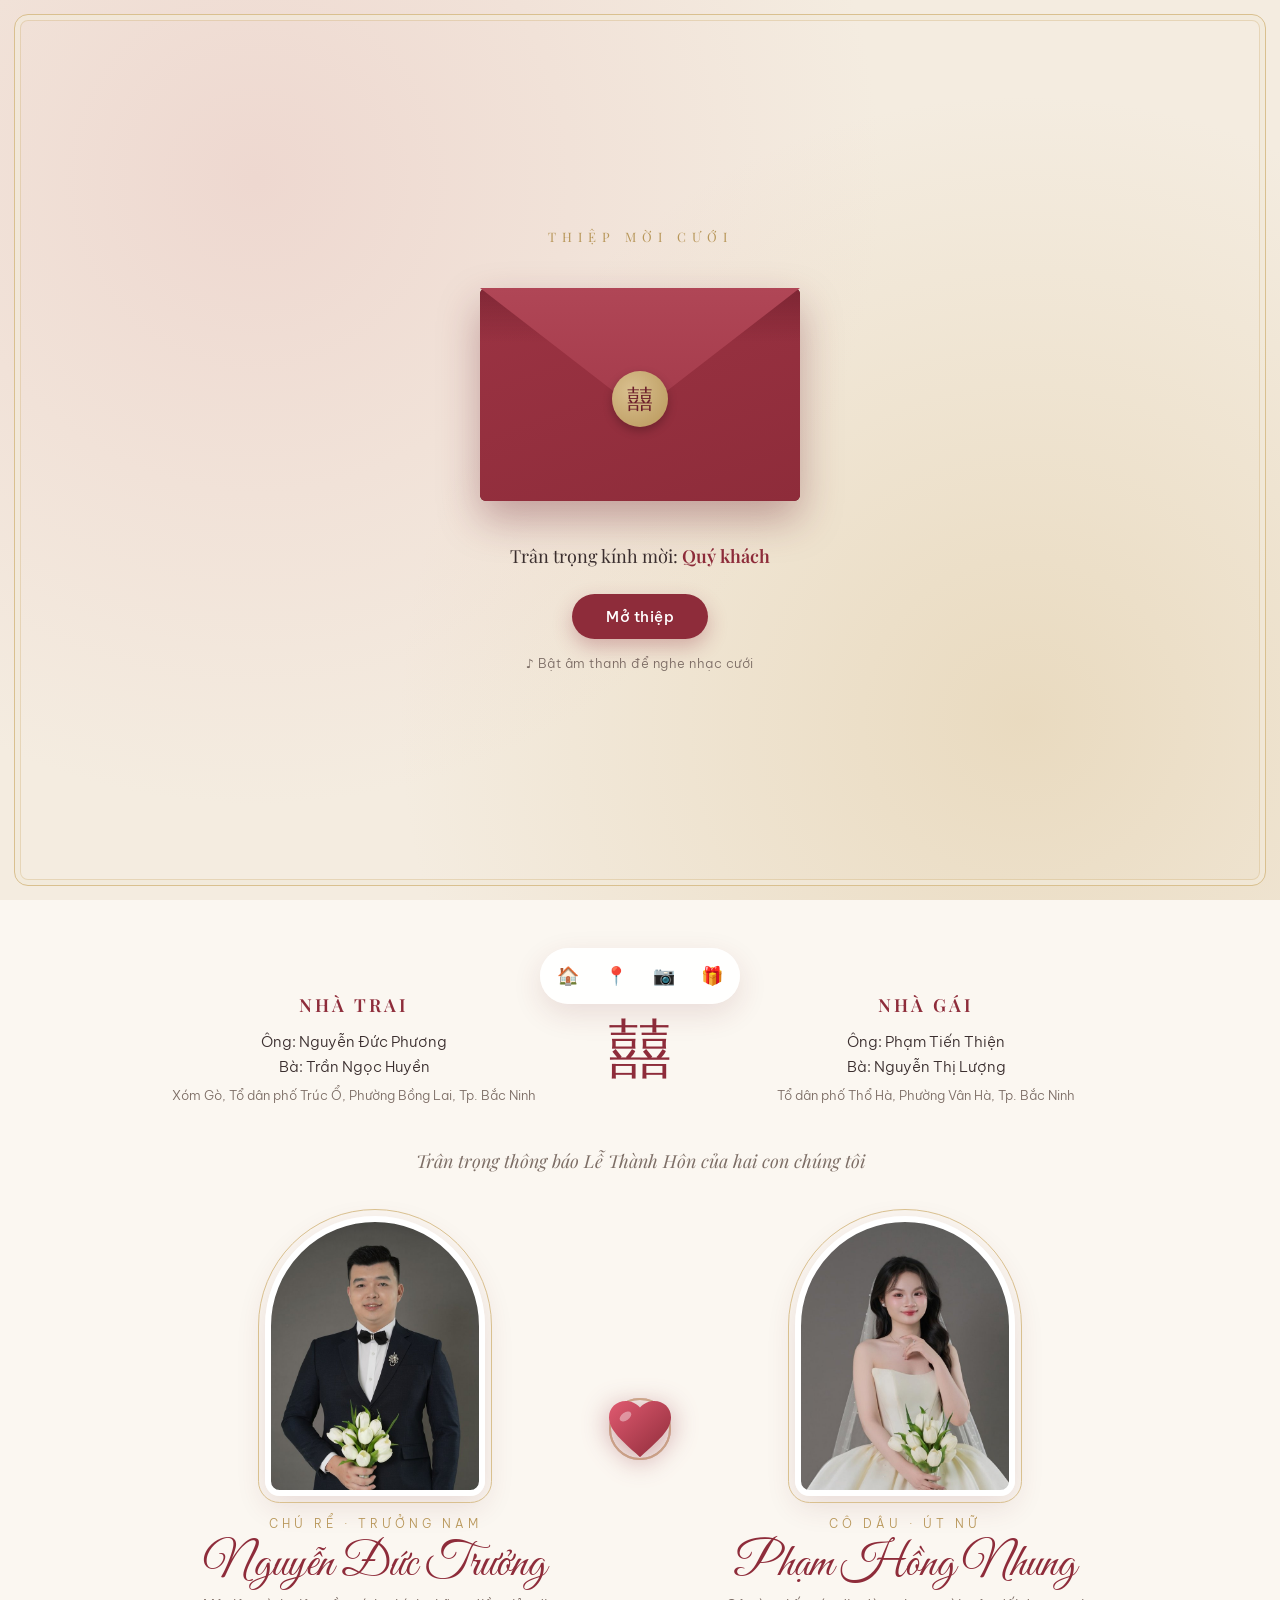
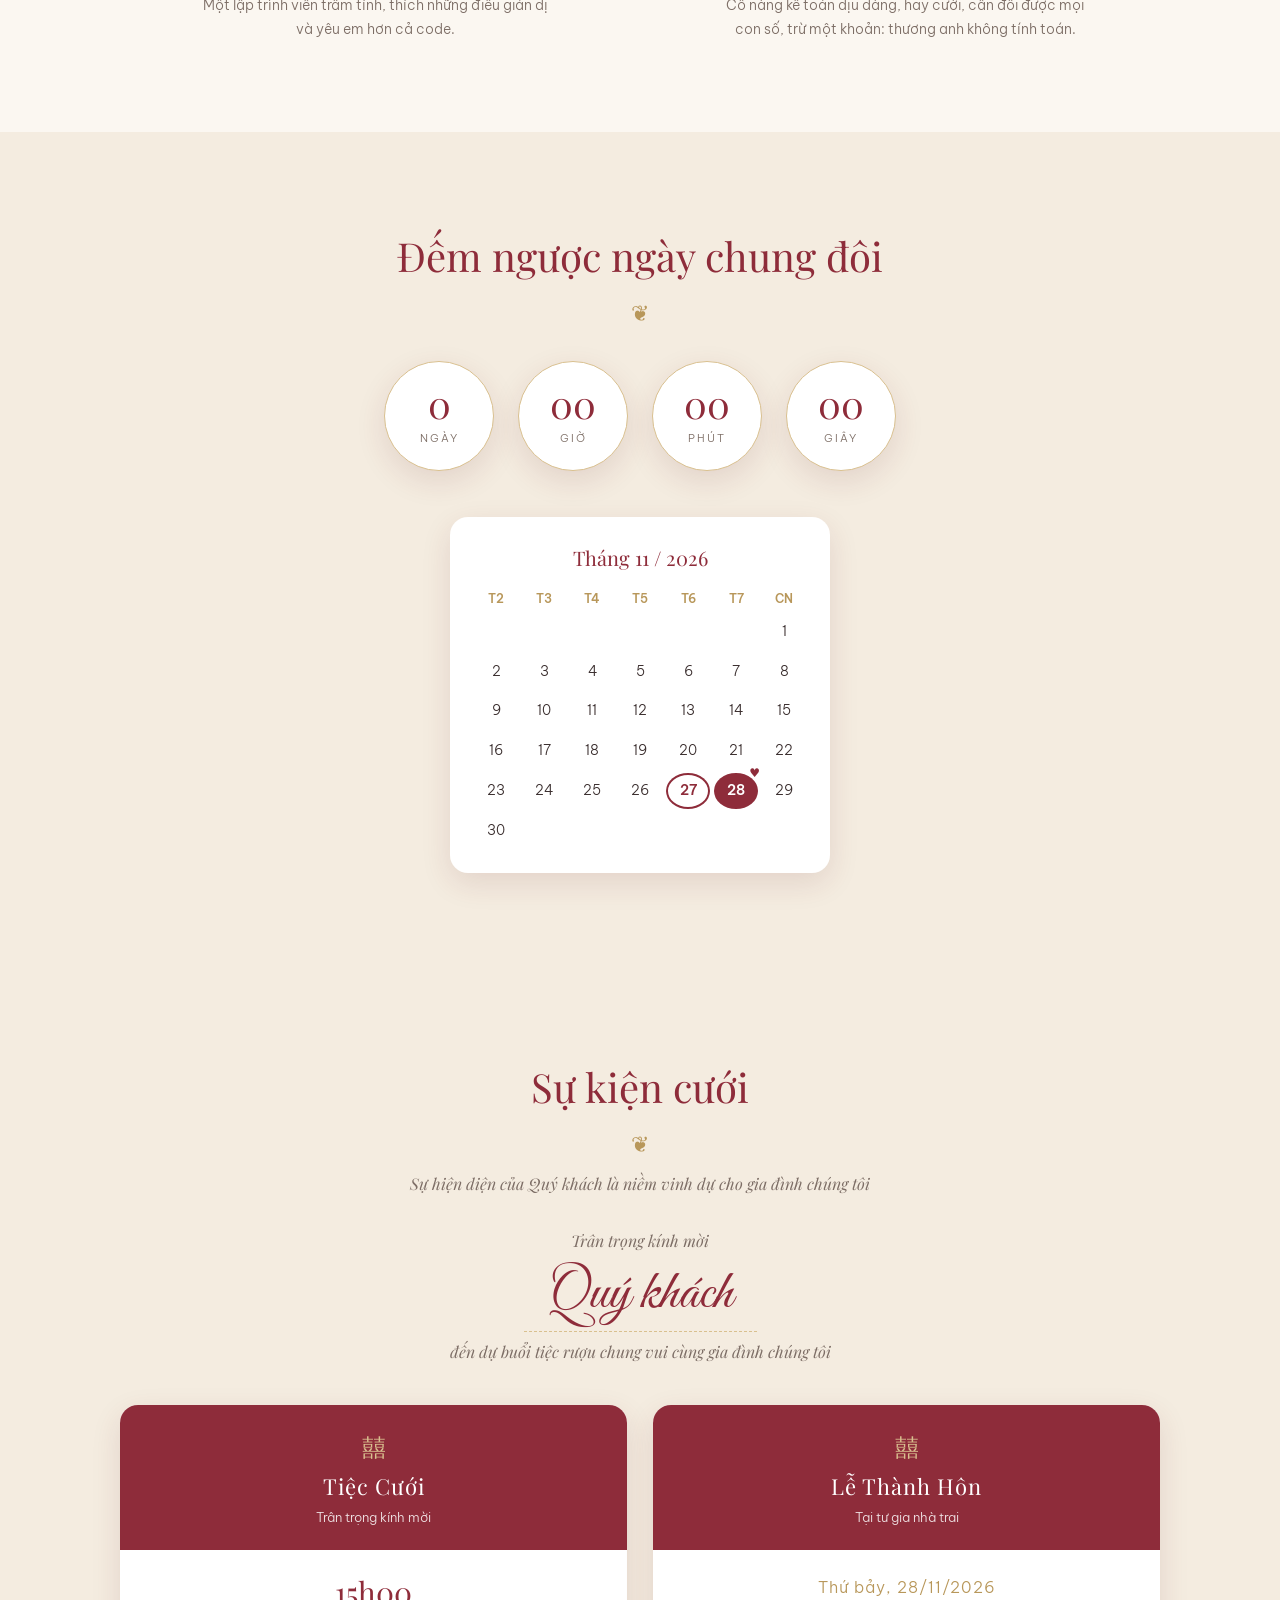
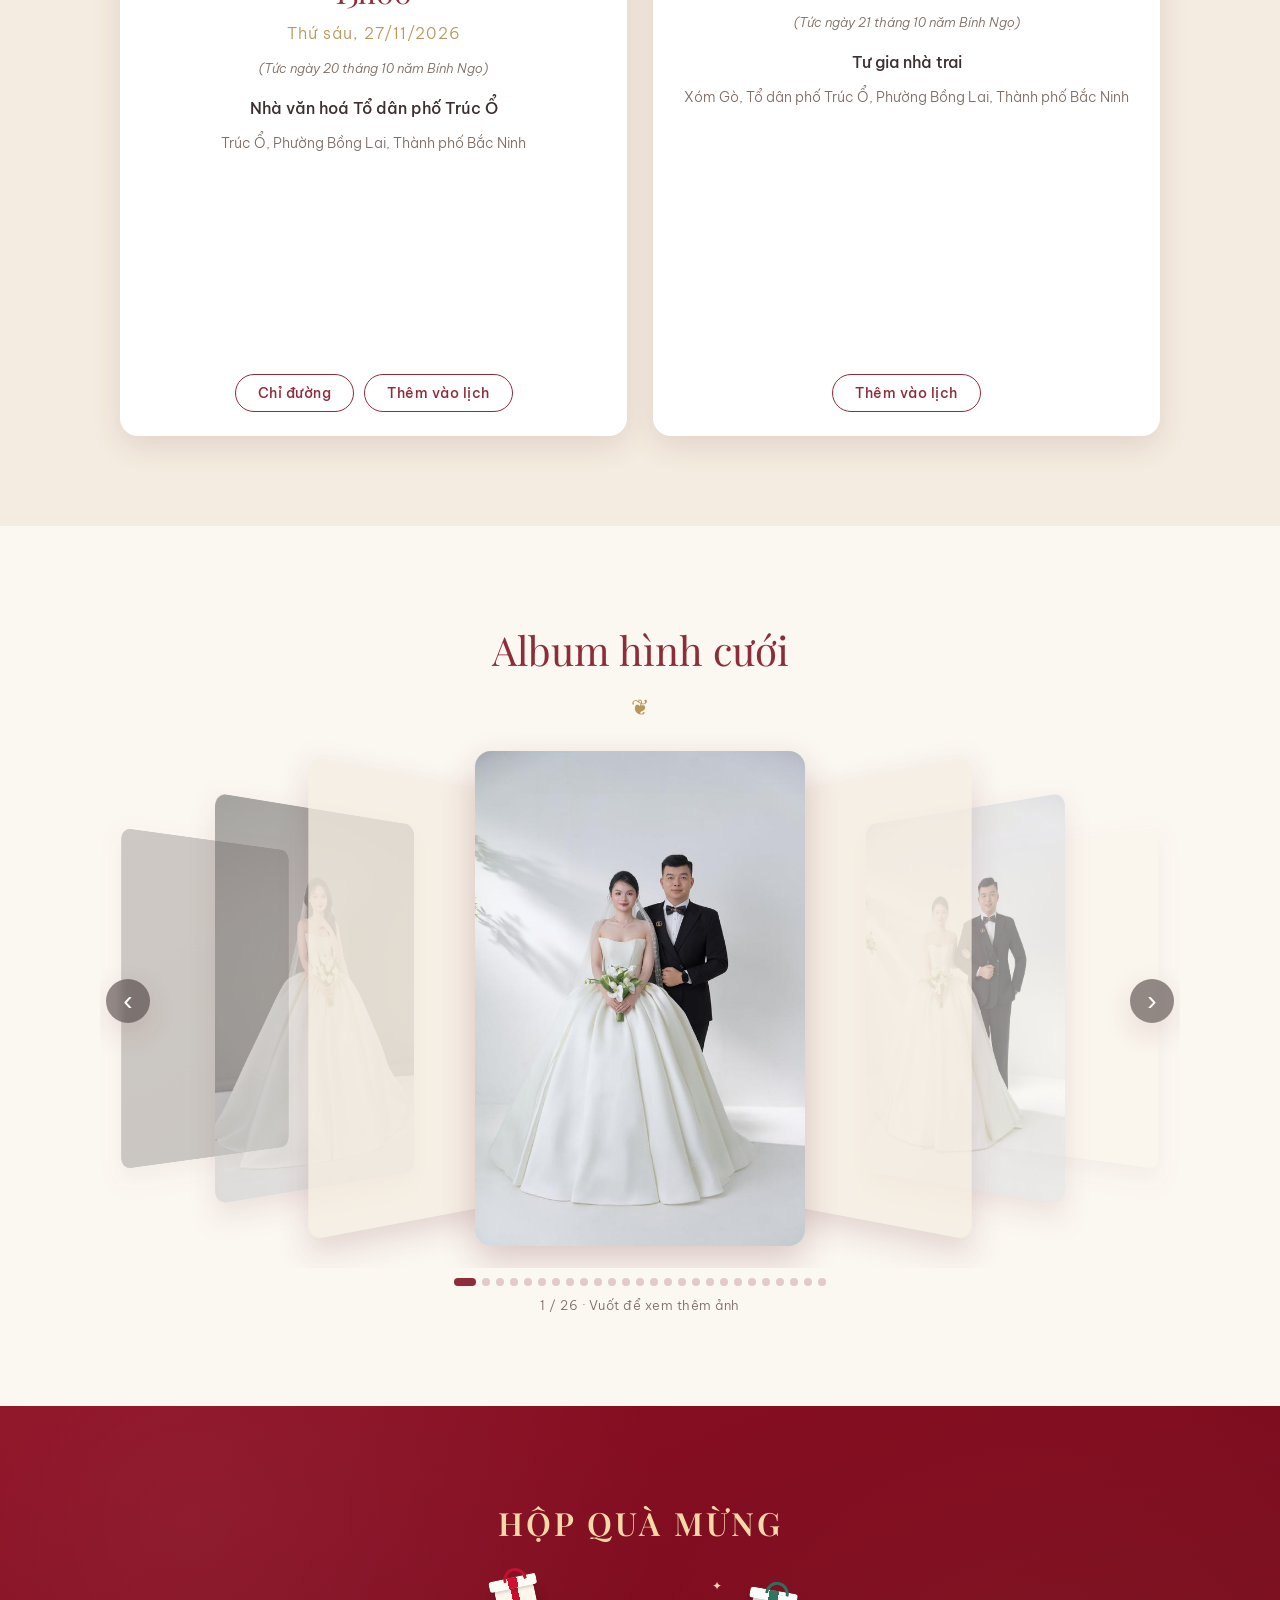
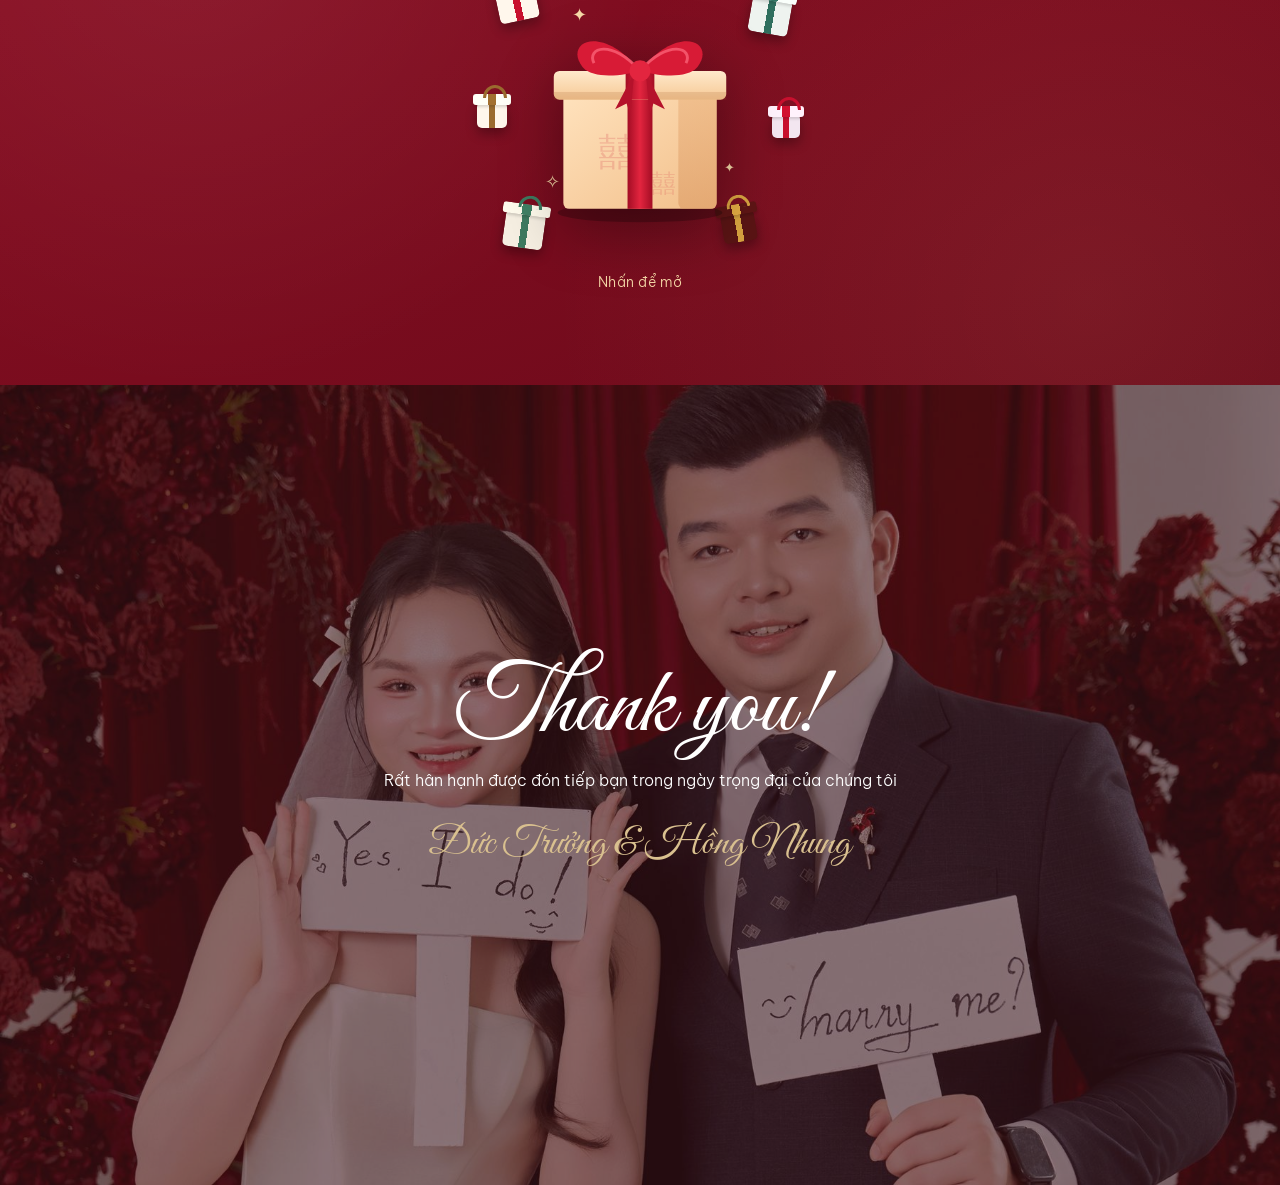
<file: index.html>
<!DOCTYPE html>
<html lang="vi">
<head>
  <meta charset="UTF-8" />
  <meta name="viewport" content="width=device-width, initial-scale=1.0" />
  <title>Đức Trưởng ♥ Hồng Nhung — Thiệp cưới</title>
  <meta name="description" content="Trân trọng kính mời bạn đến dự lễ thành hôn của Đức Trưởng & Hồng Nhung" />
  <meta property="og:title" content="Thiệp cưới Đức Trưởng ♥ Hồng Nhung" />
  <meta property="og:description" content="Tiệc cưới 15h00 Thứ Bảy 28.11.2026 — Lễ thành hôn Chủ nhật 29.11.2026" />
  <!-- Ảnh đại diện khi gửi link qua Zalo / Messenger / Facebook.
       Nếu đổi địa chỉ trang thì sửa các dòng có địa chỉ ảnh og.jpg bên dưới -->
  <meta property="og:type" content="website" />
  <!-- KHÔNG đặt og:url: Messenger/Facebook sẽ mở link trong og:url thay cho link thật, làm mất tên khách (?nha=…&to=…) -->
  <meta property="og:image" content="https://0347778774.github.io/ThiepCuoi/images/og.jpg" />
  <meta property="og:image:secure_url" content="https://0347778774.github.io/ThiepCuoi/images/og.jpg" />
  <meta property="og:image:type" content="image/jpeg" />
  <meta property="og:image:width" content="1200" />
  <meta property="og:image:height" content="630" />
  <meta property="og:image:alt" content="Thiệp cưới Đức Trưởng & Hồng Nhung" />
  <meta name="twitter:card" content="summary_large_image" />
  <meta name="twitter:image" content="https://0347778774.github.io/ThiepCuoi/images/og.jpg" />
  <meta property="og:site_name" content="Thiệp cưới Đức Trưởng & Hồng Nhung" />
  <meta property="og:locale" content="vi_VN" />
  <meta itemprop="image" content="https://0347778774.github.io/ThiepCuoi/images/og.jpg" />
  <link rel="image_src" href="https://0347778774.github.io/ThiepCuoi/images/og.jpg" />
  <link rel="icon" href="data:image/svg+xml,%3Csvg xmlns='http://www.w3.org/2000/svg' viewBox='0 0 100 100'%3E%3Ctext y='.9em' font-size='90'%3E%E2%9D%A4%EF%B8%8F%3C/text%3E%3C/svg%3E" />
  <link rel="preconnect" href="https://fonts.googleapis.com" />
  <link rel="preconnect" href="https://fonts.gstatic.com" crossorigin />
  <link href="https://fonts.googleapis.com/css2?family=Great+Vibes&family=Playfair+Display:ital,wght@0,400;0,600;1,400&family=Be+Vietnam+Pro:wght@300;400;500;600&display=swap" rel="stylesheet" />
  <link rel="stylesheet" href="style.css?v=41" />
</head>
<body class="locked">

  <!-- ========== MÀN HÌNH PHONG BÌ ========== -->
  <div id="cover" class="cover">
    <div class="cover-inner">
      <p class="cover-label">Thiệp mời cưới</p>
      <div class="envelope" id="envelope">
        <div class="env-back"></div>
        <div class="env-letter">
          <span class="hy">囍</span>
          <p class="script" data-bind="shortNames"></p>
          <p class="small" data-bind="dateDots"></p>
        </div>
        <div class="env-front"></div>
        <div class="env-flap"></div>
        <div class="env-seal">囍</div>
      </div>
      <p class="cover-guest">Trân trọng kính mời: <strong id="guestName">Quý khách</strong></p>
      <button class="btn btn-primary btn-shine" id="openBtn">Mở thiệp</button>
      <p class="cover-hint">♪ Bật âm thanh để nghe nhạc cưới</p>
    </div>
  </div>

  <!-- ========== NÚT NHẠC ========== -->
  <button class="music-btn" id="musicBtn" aria-label="Bật/tắt nhạc" hidden>
    <svg viewBox="0 0 24 24" width="22" height="22"><path fill="currentColor" d="M12 3v10.55A4 4 0 1 0 14 17V7h4V3h-6z"/></svg>
  </button>
  <audio id="bgMusic" loop preload="none"></audio>

  <!-- Hoa rơi -->
  <div id="petals" class="petals" aria-hidden="true"></div>

  <main id="main">

    <!-- ========== HERO ========== -->
    <section class="hero" id="home">
      <div class="hero-photo" id="heroPhoto"></div>
      <div class="hero-overlay"></div>
      <div class="hero-content reveal">
        <p class="eyebrow">Save the date</p>
        <h1 class="script hero-names">
          <span data-bind="groomShort"></span>
          <span class="amp">&amp;</span>
          <span data-bind="brideShort"></span>
        </h1>
        <p class="hero-date" data-bind="dateDots"></p>
        <p class="hero-guest" data-guest-box hidden><span>Trân trọng kính mời</span><strong class="script" data-guest></strong></p>
        <a href="#invite" class="scroll-down" aria-label="Cuộn xuống"><span></span></a>
      </div>
    </section>

    <!-- ========== LỜI MỜI & GIA ĐÌNH ========== -->
    <section class="section invite" id="invite">
      <div class="container">
        <div class="families reveal">
          <div class="family">
            <h4>Nhà trai</h4>
            <p>Ông: <span data-bind="groomFather"></span></p>
            <p>Bà: <span data-bind="groomMother"></span></p>
            <p class="addr" data-bind="groomAddress"></p>
          </div>
          <div class="hy-big">囍</div>
          <div class="family">
            <h4>Nhà gái</h4>
            <p>Ông: <span data-bind="brideFather"></span></p>
            <p>Bà: <span data-bind="brideMother"></span></p>
            <p class="addr" data-bind="brideAddress"></p>
          </div>
        </div>

        <p class="invite-text reveal">Trân trọng thông báo Lễ Thành Hôn của hai con chúng tôi</p>

        <div class="couple reveal">
          <div class="person">
            <div class="avatar" id="groomPhoto"></div>
            <p class="role" data-bind="groomRole"></p>
            <h3 class="script" data-bind="groomName"></h3>
            <p class="bio" data-bind="groomBio"></p>
          </div>
          <div class="heart-sep" aria-hidden="true">
            <span class="ring"></span><span class="ring r2"></span>
            <svg class="heart" viewBox="0 0 32 29">
              <defs><linearGradient id="heartGrad" x1="0" y1="0" x2="1" y2="1"><stop offset="0" stop-color="#e05a70"/><stop offset="1" stop-color="#8e2c3a"/></linearGradient></defs>
              <path fill="url(#heartGrad)" d="M16 29l-2.3-2.1C5.5 19.5 0 14.5 0 8.4 0 3.5 3.8 0 8.7 0c2.8 0 5.4 1.3 7.3 3.3C17.9 1.3 20.5 0 23.3 0 28.2 0 32 3.5 32 8.4c0 6.1-5.5 11.1-13.7 18.5L16 29z"/>
              <ellipse cx="8.5" cy="8" rx="3.4" ry="2" fill="#fff" opacity=".4" transform="rotate(-35 8.5 8)"/>
            </svg>
            <i>♥</i><i>♥</i><i>♥</i>
          </div>
          <div class="person">
            <div class="avatar" id="bridePhoto"></div>
            <p class="role" data-bind="brideRole"></p>
            <h3 class="script" data-bind="brideName"></h3>
            <p class="bio" data-bind="brideBio"></p>
          </div>
        </div>
      </div>
    </section>

    <!-- ========== ĐẾM NGƯỢC ========== -->
    <section class="section countdown-sec">
      <div class="container reveal">
        <h2 class="title">Đếm ngược ngày chung đôi</h2>
        <div class="countdown" id="countdown">
          <div><span id="cdD">0</span><small>Ngày</small></div>
          <div><span id="cdH">0</span><small>Giờ</small></div>
          <div><span id="cdM">0</span><small>Phút</small></div>
          <div><span id="cdS">0</span><small>Giây</small></div>
        </div>
        <div class="calendar" id="calendar"></div>
      </div>
    </section>

    <!-- ========== CHUYỆN TÌNH ========== -->
    <section class="section story" id="story" hidden> <!-- tạm ẩn: xoá chữ hidden để hiện lại -->
      <div class="container">
        <h2 class="title reveal">Chuyện tình yêu</h2>
        <p class="subtitle reveal">Hành trình từ hai người xa lạ trở thành một gia đình</p>
        <div class="timeline" id="timeline"></div>
      </div>
    </section>

    <!-- ========== SỰ KIỆN ========== -->
    <section class="section events" id="events">
      <div class="container">
        <h2 class="title reveal">Sự kiện cưới</h2>
        <p class="subtitle reveal">Sự hiện diện của Quý khách là niềm vinh dự cho gia đình chúng tôi</p>
        <div class="guest-invite reveal">
          <p>Trân trọng kính mời</p>
          <p class="script guest-invite-name" id="guestInvite">Quý khách</p>
          <p>đến dự buổi tiệc rượu chung vui cùng gia đình chúng tôi</p>
        </div>
        <div class="event-grid" id="eventGrid"></div>
      </div>
    </section>

    <!-- ========== ALBUM ========== -->
    <section class="section album" id="album">
      <div class="container">
        <h2 class="title reveal">Album hình cưới</h2>
        <div class="cf reveal" id="cf">
          <div class="cf-stage" id="gallery"></div>
          <button class="g-nav g-prev" id="gPrev" aria-label="Ảnh trước">‹</button>
          <button class="g-nav g-next" id="gNext" aria-label="Ảnh sau">›</button>
        </div>
        <div class="cf-dots" id="gDots"></div>
        <p class="g-count"><span id="gCount"></span> · Vuốt để xem thêm ảnh</p>
      </div>
    </section>

    <!-- ========== XÁC NHẬN THAM DỰ ========== -->
    <section class="section rsvp" id="rsvp" hidden> <!-- tạm ẩn -->
      <div class="container narrow">
        <h2 class="title reveal">Xác nhận tham dự</h2>
        <p class="subtitle reveal">Vui lòng phản hồi để chúng tôi chuẩn bị đón tiếp chu đáo nhất</p>
        <form class="card form reveal" id="rsvpForm">
          <label>Họ và tên *<input name="name" required placeholder="Nhập tên của bạn" /></label>
          <label>Bạn là khách của
            <select name="side"><option>Nhà trai</option><option>Nhà gái</option></select>
          </label>
          <label>Bạn sẽ tham dự chứ?
            <select name="attend">
              <option value="yes">Chắc chắn rồi, mình sẽ đến!</option>
              <option value="maybe">Mình sẽ cố gắng</option>
              <option value="no">Rất tiếc, mình không đến được</option>
            </select>
          </label>
          <label>Số người tham dự
            <select name="guests"><option>1</option><option>2</option><option>3</option><option>4+</option></select>
          </label>
          <label>Lời chúc gửi cô dâu chú rể
            <textarea name="wish" rows="3" placeholder="Viết lời chúc của bạn..."></textarea>
          </label>
          <button class="btn btn-primary" type="submit">Gửi xác nhận</button>
          <p class="form-msg" id="rsvpMsg"></p>
        </form>
      </div>
    </section>

    <!-- ========== SỔ LƯU BÚT ========== -->
    <section class="section wishes" id="wishes" hidden> <!-- tạm ẩn -->
      <div class="container narrow">
        <h2 class="title reveal">Sổ lưu bút</h2>
        <div class="wish-list" id="wishList"></div>
      </div>
    </section>

    <!-- ========== HỘP MỪNG CƯỚI ========== -->
    <section class="section gift" id="gift">
      <div class="container">
        <h2 class="gift-title reveal">Hộp quà mừng</h2>
        <button class="giftbox-wrap reveal" id="giftOpen" type="button" aria-label="Mở hộp quà mừng cưới">
          <!-- hộp quà nhỏ bay quanh -->
          <span class="mini m1"></span><span class="mini m2"></span><span class="mini m3"></span>
          <span class="mini m4"></span><span class="mini m5"></span><span class="mini m6"></span>
          <span class="spark k1">✦</span><span class="spark k2">✦</span><span class="spark k3">✧</span><span class="spark k4">✦</span>
          <!-- hộp quà chính -->
          <svg class="giftbox" viewBox="0 0 220 230" aria-hidden="true">
            <defs>
              <linearGradient id="gbBody" x1="0" y1="0" x2="1" y2="1"><stop offset="0" stop-color="#ffe2bd"/><stop offset="1" stop-color="#f2bf8a"/></linearGradient>
              <linearGradient id="gbSide" x1="0" y1="0" x2="0" y2="1"><stop offset="0" stop-color="#eab07a"/><stop offset="1" stop-color="#d9965f"/></linearGradient>
              <linearGradient id="gbLid" x1="0" y1="0" x2="0" y2="1"><stop offset="0" stop-color="#ffe9cc"/><stop offset="1" stop-color="#f6c995"/></linearGradient>
              <linearGradient id="gbRib" x1="0" y1="0" x2="1" y2="0"><stop offset="0" stop-color="#a30d24"/><stop offset=".5" stop-color="#e3253f"/><stop offset="1" stop-color="#a30d24"/></linearGradient>
            </defs>
            <ellipse cx="110" cy="218" rx="86" ry="10" fill="rgba(0,0,0,.25)"/>
            <!-- thân hộp -->
            <g class="gb-body">
              <rect x="30" y="92" width="160" height="122" rx="6" fill="url(#gbBody)"/>
              <rect x="150" y="92" width="40" height="122" rx="6" fill="url(#gbSide)" opacity=".55"/>
              <text x="66" y="168" font-size="40" fill="#c8102e" opacity=".16" font-family="serif">囍</text>
              <text x="122" y="196" font-size="26" fill="#c8102e" opacity=".14" font-family="serif">囍</text>
              <rect x="97" y="92" width="26" height="122" fill="url(#gbRib)"/>
            </g>
            <!-- nắp hộp + nơ -->
            <g class="gb-lid">
              <rect x="20" y="70" width="180" height="30" rx="6" fill="url(#gbLid)"/>
              <rect x="20" y="92" width="180" height="8" fill="rgba(160,90,40,.18)"/>
              <rect x="95" y="70" width="30" height="30" fill="url(#gbRib)"/>
              <path d="M110 70 C 70 20, 30 40, 50 66 C 62 80, 96 74, 110 70 Z" fill="#d81b36"/>
              <path d="M110 70 C 150 20, 190 40, 170 66 C 158 80, 124 74, 110 70 Z" fill="#d81b36"/>
              <path d="M110 70 C 80 36, 54 46, 62 62" fill="none" stroke="#ff6b7f" stroke-width="3" opacity=".7"/>
              <path d="M110 70 C 140 36, 166 46, 158 62" fill="none" stroke="#ff6b7f" stroke-width="3" opacity=".7"/>
              <path d="M104 72 L 84 110 L 96 104 L 100 116 Z" fill="#b5122b"/>
              <path d="M116 72 L 136 110 L 124 104 L 120 116 Z" fill="#b5122b"/>
              <circle cx="110" cy="70" r="11" fill="#e3253f"/>
            </g>
          </svg>
        </button>
        <p class="gift-hint">Nhấn để mở</p>
      </div>
    </section>

    <!-- Popup mã QR mừng cưới -->
    <div class="gift-modal" id="giftModal" hidden>
      <div class="gift-dialog" role="dialog" aria-modal="true" aria-label="Mừng cưới">
        <button class="gm-close" id="giftClose" type="button" aria-label="Đóng">×</button>
        <h3 class="gm-title">Mừng cưới</h3>
        <p class="gm-sub">Cảm ơn tình cảm bạn dành cho chúng tôi ♥</p>
        <div class="gift-grid" id="giftGrid"></div>
      </div>
    </div>

    <!-- ========== LỜI CẢM ƠN ========== -->
    <section class="thanks">
      <div class="thanks-overlay"></div>
      <div class="thanks-content reveal">
        <h2 class="script">Thank you!</h2>
        <p>Rất hân hạnh được đón tiếp bạn trong ngày trọng đại của chúng tôi</p>
        <p class="script thanks-names" data-bind="shortNames"></p>
      </div>
    </section>

  </main>

  <!-- Thanh điều hướng dưới -->
  <nav class="bottom-nav" id="bottomNav">
    <a href="#home" title="Trang đầu">🏠</a>
    <a href="#events" title="Sự kiện">📍</a>
    <a href="#album" title="Album">📷</a>
    <a href="#gift" title="Mừng cưới">🎁</a>
  </nav>

  <!-- Lightbox -->
  <div class="lightbox" id="lightbox">
    <button class="lb-close" id="lbClose" aria-label="Đóng">×</button>
    <button class="lb-nav lb-prev" id="lbPrev" aria-label="Ảnh trước">‹</button>
    <img id="lbImg" alt="" />
    <button class="lb-nav lb-next" id="lbNext" aria-label="Ảnh sau">›</button>
  </div>

  <div class="toast" id="toast"></div>

  <script src="qr-data.js?v=41"></script>
  <script src="script.js?v=41"></script>
</body>
</html>
</file>
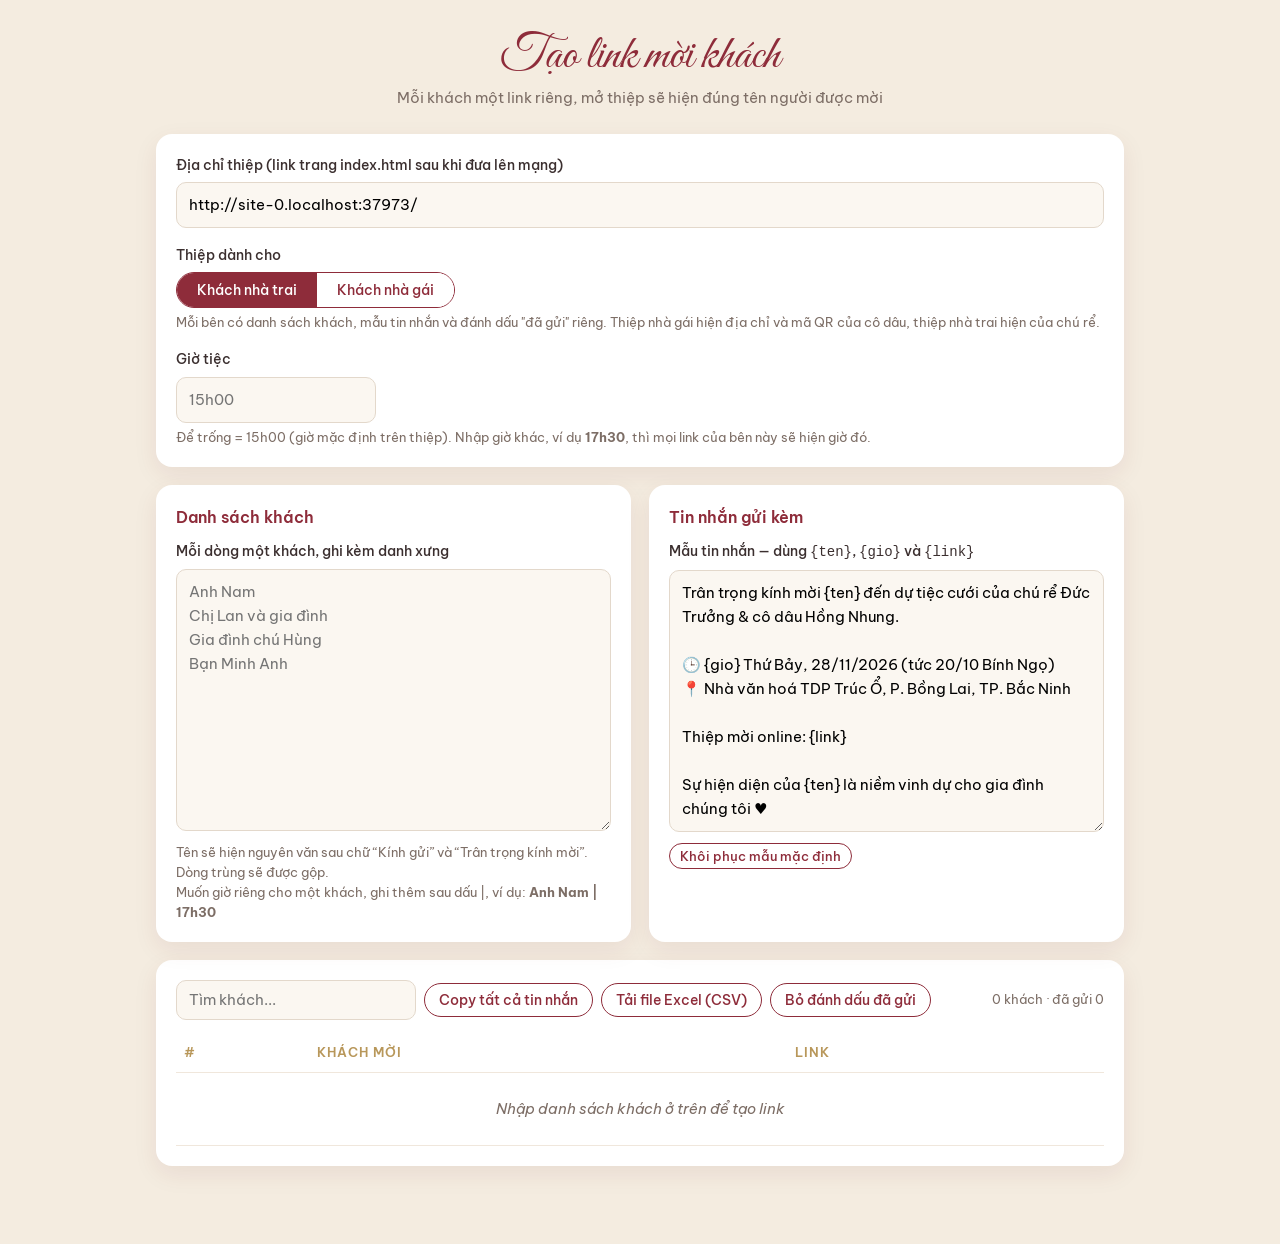
<file: tao-link.html>
<!DOCTYPE html>
<html lang="vi">
<head>
  <meta charset="UTF-8" />
  <meta name="viewport" content="width=device-width, initial-scale=1.0" />
  <meta name="robots" content="noindex" />
  <title>Tạo link mời khách</title>
  <link href="https://fonts.googleapis.com/css2?family=Great+Vibes&family=Be+Vietnam+Pro:wght@300;400;500;600&display=swap" rel="stylesheet" />
  <style>
    :root { --ivory:#fbf7f1; --cream:#f4ece0; --wine:#8e2c3a; --wine-dark:#6b1e2a; --gold:#b8975a; --gold-light:#d9c08f; --ink:#3b2f2f; --muted:#7d6e66; --ok:#2f7a4f; }
    * { box-sizing: border-box; margin: 0; padding: 0; }
    body { font-family: "Be Vietnam Pro", system-ui, sans-serif; background: var(--cream); color: var(--ink); line-height: 1.6; font-size: 15px; }
    .wrap { max-width: 1000px; margin: 0 auto; padding: 28px 16px 60px; }
    h1 { font-family: "Great Vibes", cursive; font-weight: 400; color: var(--wine); font-size: 48px; text-align: center; line-height: 1.2; }
    .lead { text-align: center; color: var(--muted); margin-bottom: 24px; }
    .card { background: #fff; border-radius: 16px; padding: 20px; box-shadow: 0 8px 24px rgba(107,30,42,.08); margin-bottom: 18px; }
    .card h2 { font-size: 16px; color: var(--wine); margin-bottom: 10px; font-weight: 600; }
    .grid { display: grid; grid-template-columns: 1fr 1fr; gap: 18px; }
    label { display: block; font-weight: 500; font-size: 14px; margin-bottom: 6px; }
    .hint { font-size: 12.5px; color: var(--muted); margin-top: 4px; }
    input, textarea { width: 100%; font: inherit; padding: 10px 12px; border: 1px solid #e3d8cb; border-radius: 10px; background: var(--ivory); outline: none; }
    input:focus, textarea:focus { border-color: var(--gold); box-shadow: 0 0 0 3px rgba(184,151,90,.15); }
    textarea { resize: vertical; }
    .btn { border: 1px solid var(--wine); background: #fff; color: var(--wine); padding: 7px 14px; border-radius: 999px; cursor: pointer; font-family: inherit; font-weight: 500; font-size: 13.5px; white-space: nowrap; }
    .btn:hover { background: var(--wine); color: #fff; }
    .btn.primary { background: var(--wine); color: #fff; }
    .btn.primary:hover { background: var(--wine-dark); }
    .btn.small { padding: 4px 10px; font-size: 12.5px; }
    .tag { display: inline-block; font-size: 11.5px; font-weight: 600; background: var(--cream); color: var(--wine); border-radius: 999px; padding: 1px 8px; margin-left: 4px; }
    .seg { display: inline-flex; border: 1px solid var(--wine); border-radius: 999px; overflow: hidden; }
    .seg button { border: 0; background: #fff; color: var(--wine); padding: 8px 20px; font-family: inherit; font-size: 14px; font-weight: 500; cursor: pointer; }
    .seg button.active { background: var(--wine); color: #fff; }
    .toolbar { display: flex; gap: 8px; flex-wrap: wrap; align-items: center; margin-bottom: 12px; }
    .toolbar input { max-width: 240px; padding: 7px 12px; }
    .stats { margin-left: auto; color: var(--muted); font-size: 13px; }
    table { width: 100%; border-collapse: collapse; }
    th, td { text-align: left; padding: 10px 8px; border-bottom: 1px solid #f0e7dc; vertical-align: middle; }
    th { font-size: 12.5px; text-transform: uppercase; letter-spacing: 1px; color: var(--gold); font-weight: 600; }
    td.name { font-weight: 500; }
    td.link a { color: var(--muted); font-size: 12.5px; word-break: break-all; }
    td.actions { white-space: nowrap; text-align: right; }
    td.actions .btn { margin-left: 4px; }
    tr.sent td.name::after { content: " ✓ đã gửi"; color: var(--ok); font-size: 12px; font-weight: 400; }
    tr.sent { background: #f6fbf7; }
    .empty { text-align: center; color: var(--muted); padding: 24px; font-style: italic; }
    .warn { background: #fff6e5; border: 1px solid #f0d9a8; color: #7a5b17; padding: 10px 12px; border-radius: 10px; font-size: 13.5px; margin-top: 10px; }
    .toast { position: fixed; left: 50%; bottom: 24px; transform: translate(-50%, 20px); background: var(--ink); color: #fff; padding: 9px 18px; border-radius: 999px; font-size: 14px; opacity: 0; transition: .25s; pointer-events: none; }
    .toast.show { opacity: 1; transform: translate(-50%, 0); }
    @media (max-width: 720px) {
      .grid { grid-template-columns: 1fr; }
      thead { display: none; }
      tr { display: grid; grid-template-columns: 1fr auto; padding: 10px 0; border-bottom: 1px solid #f0e7dc; }
      td { border: none; padding: 2px 4px; }
      td.no { display: none; }
      td.link { grid-column: 1 / -1; }
      td.actions { grid-column: 1 / -1; text-align: left; padding-top: 6px; }
      td.actions .btn { margin: 0 4px 0 0; }
      .stats { margin-left: 0; width: 100%; }
    }
  </style>
</head>
<body>
  <div class="wrap">
    <h1>Tạo link mời khách</h1>
    <p class="lead">Mỗi khách một link riêng, mở thiệp sẽ hiện đúng tên người được mời</p>

    <div class="card">
      <label for="baseUrl">Địa chỉ thiệp (link trang index.html sau khi đưa lên mạng)</label>
      <input id="baseUrl" placeholder="https://ten-ban.github.io/thiepcuoi/" />
      <div id="baseWarn" class="warn" hidden>Đây là đường dẫn file trên máy, khách sẽ không mở được. Hãy đưa thiệp lên mạng (GitHub Pages, Netlify...) rồi dán link vào đây.</div>
      <label style="margin-top:16px">Thiệp dành cho</label>
      <div class="seg"><button type="button" data-side="trai">Khách nhà trai</button><button type="button" data-side="gai">Khách nhà gái</button></div>
      <p class="hint">Mỗi bên có danh sách khách, mẫu tin nhắn và đánh dấu "đã gửi" riêng. Thiệp nhà gái hiện địa chỉ và mã QR của cô dâu, thiệp nhà trai hiện của chú rể.</p>
      <label for="gio" style="margin-top:16px">Giờ tiệc</label>
      <input id="gio" placeholder="15h00" style="max-width:200px" />
      <p class="hint">Để trống = 15h00 (giờ mặc định trên thiệp). Nhập giờ khác, ví dụ <b>17h30</b>, thì mọi link của bên này sẽ hiện giờ đó.</p>
    </div>

    <div class="grid">
      <div class="card">
        <h2>Danh sách khách</h2>
        <label for="names">Mỗi dòng một khách, ghi kèm danh xưng</label>
        <textarea id="names" rows="10" placeholder="Anh Nam&#10;Chị Lan và gia đình&#10;Gia đình chú Hùng&#10;Bạn Minh Anh"></textarea>
        <p class="hint">Tên sẽ hiện nguyên văn sau chữ “Kính gửi” và “Trân trọng kính mời”. Dòng trùng sẽ được gộp.<br>Muốn giờ riêng cho một khách, ghi thêm sau dấu |, ví dụ: <b>Anh Nam | 17h30</b></p>
      </div>
      <div class="card">
        <h2>Tin nhắn gửi kèm</h2>
        <label for="tpl">Mẫu tin nhắn — dùng <code>{ten}</code>, <code>{gio}</code> và <code>{link}</code></label>
        <textarea id="tpl" rows="10"></textarea>
        <p class="hint"><button class="btn small" id="resetTpl" type="button">Khôi phục mẫu mặc định</button></p>
      </div>
    </div>

    <div class="card">
      <div class="toolbar">
        <input id="search" placeholder="Tìm khách..." />
        <button class="btn" id="copyAll" type="button">Copy tất cả tin nhắn</button>
        <button class="btn" id="csv" type="button">Tải file Excel (CSV)</button>
        <button class="btn" id="clearSent" type="button">Bỏ đánh dấu đã gửi</button>
        <span class="stats" id="stats"></span>
      </div>
      <table>
        <thead><tr><th>#</th><th>Khách mời</th><th>Link</th><th></th></tr></thead>
        <tbody id="rows"></tbody>
      </table>
    </div>
  </div>
  <div class="toast" id="toast"></div>

  <script>
    const DEFAULT_TPLS = {
      trai: `Trân trọng kính mời {ten} đến dự tiệc cưới của chú rể Đức Trưởng & cô dâu Hồng Nhung.

🕒 {gio} Thứ Bảy, 28/11/2026 (tức 20/10 Bính Ngọ)
📍 Nhà văn hoá TDP Trúc Ổ, P. Bồng Lai, TP. Bắc Ninh

Thiệp mời online: {link}

Sự hiện diện của {ten} là niềm vinh dự cho gia đình chúng tôi ♥`,
      gai: `Trân trọng kính mời {ten} đến dự tiệc cưới của cô dâu Hồng Nhung & chú rể Đức Trưởng.

🕒 {gio} Thứ Bảy, 28/11/2026 (tức 20/10 Bính Ngọ)
📍 Tư gia nhà gái, TDP Thổ Hà, P. Vân Hà, TP. Bắc Ninh

Thiệp mời online: {link}

Sự hiện diện của {ten} là niềm vinh dự cho gia đình chúng tôi ♥`,
    };

    const $ = (s) => document.querySelector(s);
    const esc = (s) => String(s).replace(/[&<>"']/g, (c) => ({ "&": "&amp;", "<": "&lt;", ">": "&gt;", '"': "&quot;", "'": "&#39;" }[c]));

    // ---------- Lưu trạng thái trên máy (riêng cho từng bên) ----------
    const get = (k) => { try { return localStorage.getItem(k); } catch { return null; } };
    // mở tao-link.html?nha=gai hoặc ?nha=trai để vào thẳng danh sách của bên đó
    const sideParam = new URLSearchParams(location.search).get("nha");
    let side = (sideParam || get("taolink_side")) === "gai" ? "gai" : "trai";
    let base = get("taolink_base") || "";
    let state;
    const KEY = () => "taolink_state_v2_" + side;

    function load() {
      state = { names: "", tpl: DEFAULT_TPLS[side], sent: [], gio: "" };
      try {
        // bên nhà trai lấy lại dữ liệu cũ (trước khi tách 2 bên)
        const old = JSON.parse(get(KEY()) || (side === "trai" ? get("taolink_state_v1") : null)) || {};
        if (old.base && !base) base = old.base;
        if (old.names != null) state.names = old.names;
        if (old.tpl != null) state.tpl = old.tpl.replace("🕒 15h00 ", "🕒 {gio} ").replace("🕒 [giờ] ", "🕒 {gio} ")
          // mẫu cũ đã lưu: thêm "chú rể" / "cô dâu" trước tên
          .replace("tiệc cưới của Đức Trưởng & Hồng Nhung", "tiệc cưới của chú rể Đức Trưởng & cô dâu Hồng Nhung")
          .replace("tiệc cưới của Hồng Nhung & Đức Trưởng", "tiệc cưới của cô dâu Hồng Nhung & chú rể Đức Trưởng");
        if (old.gio != null) state.gio = old.gio;
        if (Array.isArray(old.sent)) state.sent = old.sent;
      } catch {}
      $("#names").value = state.names;
      $("#tpl").value = state.tpl;
      $("#gio").value = state.gio;
      document.querySelectorAll("[data-side]").forEach((b) => b.classList.toggle("active", b.dataset.side === side));
    }
    const save = () => {
      try {
        localStorage.setItem(KEY(), JSON.stringify(state));
        localStorage.setItem("taolink_base", base);
        localStorage.setItem("taolink_side", side);
      } catch {}
    };

    // Gợi ý địa chỉ thiệp nếu trang này đã ở trên mạng
    if (!base && location.protocol.startsWith("http")) {
      base = new URL("index.html", location.href).href.replace(/index\.html$/, "");
    }
    load();
    $("#baseUrl").value = base;

    // ---------- Xử lý ----------
    const guestList = () => [...new Set(state.names.split("\n").map((s) => s.trim().replace(/\s+/g, " ")).filter(Boolean))];

    // ---------- Giờ tiệc ----------
    const DEFAULT_GIO = "15:00";
    const pad = (n) => String(n).padStart(2, "0");
    function parseGio(s) {     // "17h30", "17:30", "1730", "17h" => "17:30"
      const m = String(s || "").trim().match(/^(\d{1,2})\s*(?:h|g|giờ|:|\.)?\s*(\d{2})?\s*(?:p|phút)?$/i);
      if (!m) return "";
      const h = +m[1], mi = +(m[2] || 0);
      return h < 24 && mi < 60 ? pad(h) + ":" + pad(mi) : "";
    }
    const showGio = (t) => t.replace(":", "h");
    // một dòng "Anh Nam | 17h30" => { name: "Anh Nam", gio: "17:30" }
    // Viết hoa chữ cái đầu mỗi từ: "bạn nhung" => "Bạn Nhung" (giữ nguyên các chữ khác)
    const titleCase = (s) => String(s).replace(/(^|\s)(\S)/g, (m, sp, ch) => sp + ch.toLocaleUpperCase("vi"));
    function entry(line) {
      const [raw, g] = line.split("|").map((s) => s.trim());
      const name = titleCase(raw);
      return { name, gio: parseGio(g) || parseGio(state.gio) || DEFAULT_GIO };
    }

    function linkFor(line) {
      const url = base.trim();
      if (!url) return "";
      const { name, gio } = entry(line);
      return url + (url.includes("?") ? "&" : "?") + "nha=" + side
        + (gio !== DEFAULT_GIO ? "&gio=" + showGio(gio) : "")
        + "&to=" + encodeURIComponent(name);
    }
    const messageFor = (line) => {
      const { name, gio } = entry(line);
      return state.tpl.split("{ten}").join(name).split("{gio}").join(showGio(gio)).split("{link}").join(linkFor(line));
    };

    function render() {
      $("#baseWarn").hidden = !/^file:|^[a-z]:\\/i.test(base.trim());
      const q = $("#search").value.trim().toLowerCase();
      const all = guestList();
      const list = all.map((n, i) => ({ n, i })).filter(({ n }) => !q || n.toLowerCase().includes(q));
      const sentCount = all.filter((n) => state.sent.includes(n)).length;
      $("#stats").textContent = `${all.length} khách · đã gửi ${sentCount}`;

      if (!all.length) { $("#rows").innerHTML = `<tr><td colspan="4" class="empty">Nhập danh sách khách ở trên để tạo link</td></tr>`; return; }
      if (!base.trim()) { $("#rows").innerHTML = `<tr><td colspan="4" class="empty">Nhập địa chỉ thiệp để tạo link</td></tr>`; return; }

      $("#rows").innerHTML = list.map(({ n, i }) => {
        const url = linkFor(n);
        return `<tr class="${state.sent.includes(n) ? "sent" : ""}" data-name="${esc(n)}">
          <td class="no">${i + 1}</td>
          <td class="name">${esc(entry(n).name)}${entry(n).gio !== DEFAULT_GIO ? `<span class="tag">${showGio(entry(n).gio)}</span>` : ""}</td>
          <td class="link"><a href="${esc(url)}" target="_blank" rel="noopener">${esc(url)}</a></td>
          <td class="actions">
            <button class="btn small" data-act="link">Copy link</button>
            <button class="btn small primary" data-act="msg">Copy tin nhắn</button>
          </td></tr>`;
      }).join("") || `<tr><td colspan="4" class="empty">Không tìm thấy khách</td></tr>`;
    }

    function toast(msg) {
      const t = $("#toast"); t.textContent = msg; t.classList.add("show");
      clearTimeout(toast._t); toast._t = setTimeout(() => t.classList.remove("show"), 1800);
    }

    async function copy(text) {
      try { await navigator.clipboard.writeText(text); }
      catch {
        const ta = document.createElement("textarea"); ta.value = text; document.body.appendChild(ta);
        ta.select(); document.execCommand("copy"); ta.remove();
      }
    }

    // ---------- Sự kiện ----------
    $("#baseUrl").addEventListener("input", (e) => { base = e.target.value; save(); render(); });
    $("#names").addEventListener("input", (e) => { state.names = e.target.value; save(); render(); });
    $("#gio").addEventListener("input", (e) => {
      state.gio = e.target.value;
      e.target.style.borderColor = state.gio.trim() && !parseGio(state.gio) ? "#c0392b" : "";
      save(); render();
    });
    $("#tpl").addEventListener("input", (e) => { state.tpl = e.target.value; save(); });
    $("#resetTpl").onclick = () => { state.tpl = DEFAULT_TPLS[side]; $("#tpl").value = state.tpl; save(); };
    document.querySelectorAll("[data-side]").forEach((b) => (b.onclick = () => {
      save(); side = b.dataset.side; load(); save(); $("#search").value = ""; render();
      history.replaceState(null, "", "?nha=" + side);
    }));
    $("#search").addEventListener("input", render);

    $("#rows").addEventListener("click", async (e) => {
      const btn = e.target.closest("[data-act]"); if (!btn) return;
      const name = btn.closest("tr").dataset.name;
      if (btn.dataset.act === "link") { await copy(linkFor(name)); toast("Đã copy link"); }
      else { await copy(messageFor(name)); toast(`Đã copy tin nhắn cho ${entry(name).name}`); }
      if (!state.sent.includes(name)) { state.sent.push(name); save(); render(); }
    });

    $("#copyAll").onclick = async () => {
      const all = guestList(); if (!all.length || !base.trim()) return;
      await copy(all.map((n) => `— ${entry(n).name} —\n${messageFor(n)}`).join("\n\n")); toast(`Đã copy ${all.length} tin nhắn`);
    };

    $("#csv").onclick = () => {
      const all = guestList(); if (!all.length || !base.trim()) return;
      const q = (s) => `"${String(s).replace(/"/g, '""')}"`;
      const lines = [["STT", "Khách mời", "Giờ", "Link", "Đã gửi", "Tin nhắn"].map(q).join(",")]
        .concat(all.map((n, i) => [i + 1, entry(n).name, showGio(entry(n).gio), linkFor(n), state.sent.includes(n) ? "x" : "", messageFor(n)].map(q).join(",")));
      const blob = new Blob(["﻿" + lines.join("\r\n")], { type: "text/csv;charset=utf-8" });
      const a = document.createElement("a"); a.href = URL.createObjectURL(blob); a.download = `danh-sach-khach-moi-nha-${side}.csv`; a.click();
      setTimeout(() => URL.revokeObjectURL(a.href), 1000);
    };

    $("#clearSent").onclick = () => { if (confirm("Bỏ toàn bộ đánh dấu đã gửi?")) { state.sent = []; save(); render(); } };

    render();
  </script>
</body>
</html>
</file>
<file: style.css>
/* ================= BIẾN MÀU ================= */
:root {
  --ivory: #fbf7f1;
  --cream: #f4ece0;
  --rose: #e8c4c0;
  --wine: #8e2c3a;
  --wine-dark: #6b1e2a;
  --gold: #b8975a;
  --gold-light: #d9c08f;
  --ink: #3b2f2f;
  --muted: #7d6e66;
  --radius: 18px;
  --shadow: 0 10px 30px rgba(107, 30, 42, .12);
  --f-script: "Great Vibes", cursive;
  --f-serif: "Playfair Display", serif;
  --f-sans: "Be Vietnam Pro", system-ui, sans-serif;
}

* { box-sizing: border-box; margin: 0; padding: 0; }
[hidden] { display: none !important; }
html { scroll-behavior: smooth; }
body {
  font-family: var(--f-sans);
  color: var(--ink);
  background: var(--ivory);
  line-height: 1.7;
  font-weight: 300;
  overflow-x: hidden;
}
body.locked { overflow: hidden; }
img { max-width: 100%; display: block; }
a { color: inherit; }

.script { font-family: var(--f-script); font-weight: 400; }
.container { max-width: 1080px; margin: 0 auto; padding: 0 20px; }
.container.narrow { max-width: 620px; }

.section { padding: 90px 0; position: relative; }
.title {
  font-family: var(--f-serif);
  font-weight: 400;
  font-size: clamp(28px, 5vw, 40px);
  text-align: center;
  color: var(--wine);
  margin-bottom: 8px;
}
.title::after {
  content: "❦";
  display: block;
  color: var(--gold);
  font-size: 22px;
  margin-top: 4px;
}
.subtitle { text-align: center; color: var(--muted); margin-bottom: 44px; font-style: italic; font-family: var(--f-serif); }

/* ================= NÚT ================= */
.btn {
  display: inline-flex; align-items: center; justify-content: center; gap: 8px;
  border: none; cursor: pointer;
  padding: 13px 34px; border-radius: 999px;
  font: 500 15px var(--f-sans); letter-spacing: .5px;
  transition: transform .2s, box-shadow .2s, background .2s;
  text-decoration: none;
}
.btn-primary { background: var(--wine); color: #fff; box-shadow: 0 8px 20px rgba(142, 44, 58, .3); }
.btn-primary:hover { background: var(--wine-dark); transform: translateY(-2px); }
.btn-outline { background: transparent; color: var(--wine); border: 1px solid var(--wine); padding: 9px 22px; font-size: 14px; }
.btn-outline:hover { background: var(--wine); color: #fff; }

/* ================= PHONG BÌ ================= */
.cover {
  position: fixed; inset: 0; z-index: 100;
  display: grid; place-items: center;
  background:
    radial-gradient(circle at 20% 20%, rgba(232, 196, 192, .5), transparent 50%),
    radial-gradient(circle at 80% 80%, rgba(217, 192, 143, .4), transparent 50%),
    var(--cream);
  transition: opacity .7s ease, transform 1s cubic-bezier(.22, 1, .36, 1), visibility .7s;
  will-change: opacity, transform;
  padding: 20px; overflow: hidden;
}
.cover::before {                      /* khung viền vàng */
  content: ""; position: absolute; inset: 14px; pointer-events: none;
  border: 1px solid var(--gold-light); border-radius: 14px;
  box-shadow: inset 0 0 0 5px rgba(255, 255, 255, .5), inset 0 0 0 6px rgba(217, 192, 143, .5);
}
.cover.hide { opacity: 0; visibility: hidden; transform: scale(1.08); }
.cover-inner { text-align: center; position: relative; }
.cover-label { font-family: var(--f-serif); letter-spacing: 6px; text-transform: uppercase; color: var(--gold); font-size: 13px; margin-bottom: 40px; }
.cover-guest { margin: 40px 0 22px; font-family: var(--f-serif); font-size: 18px; }
.cover-guest strong { color: var(--wine); font-weight: 600; }
.cover-hint { margin-top: 14px; font-size: 12.5px; color: var(--muted); letter-spacing: .5px; animation: blink 2.4s ease-in-out infinite; }
@keyframes blink { 50% { opacity: .35; } }

/* các chữ, nút mờ dần khi mở */
.cover-label, .cover-guest, .cover .btn, .cover-hint { transition: opacity .35s ease, transform .45s cubic-bezier(.22, 1, .36, 1); }
.cover.opening .cover-label { opacity: 0; transform: translateY(-14px); }
.cover.opening .cover-guest, .cover.opening .btn, .cover.opening .cover-hint { opacity: 0; transform: translateY(14px); animation: none; }

/* nút có vệt sáng lướt qua + vòng sóng */
.btn-shine { position: relative; overflow: hidden; animation: ring 2.4s ease-out infinite; }
.btn-shine::after {
  content: ""; position: absolute; top: 0; left: -60%; width: 40%; height: 100%;
  background: linear-gradient(100deg, transparent, rgba(255, 255, 255, .45), transparent);
  transform: skewX(-20deg); animation: shine 3s ease-in-out infinite;
}
@keyframes shine { 0%, 55% { left: -60%; } 100% { left: 130%; } }
@keyframes ring { 0% { box-shadow: 0 8px 20px rgba(142, 44, 58, .3), 0 0 0 0 rgba(142, 44, 58, .35); } 70%, 100% { box-shadow: 0 8px 20px rgba(142, 44, 58, .3), 0 0 0 16px rgba(142, 44, 58, 0); } }

.envelope {
  position: relative; width: min(320px, 80vw); aspect-ratio: 1.5;
  margin: 0 auto; cursor: pointer;
  perspective: 1000px;
  transition: transform .9s cubic-bezier(.22, 1, .36, 1);
  will-change: transform;
}
.env-back, .env-front, .env-flap { position: absolute; inset: 0; }
.env-back { background: var(--wine-dark); border-radius: 6px; box-shadow: 0 18px 40px rgba(107, 30, 42, .35); }
.env-front {
  /* miệng phong bì khoét cong xuống; viền trên hơi tối để trông có chiều sâu */
  background:
    linear-gradient(180deg, rgba(60, 10, 20, .28) 0%, rgba(60, 10, 20, 0) 26%),
    linear-gradient(160deg, #9b3343, var(--wine));
  will-change: transform;   /* tách lớp riêng để đường khoét hiển thị đúng phía trước tấm thiệp */
  clip-path: polygon(0% 0.0%, 5% 5.5%, 10% 9.4%, 15% 12.2%, 20% 13.9%, 25% 15.0%, 30% 15.6%, 35% 15.9%, 40% 16.0%, 45% 16.0%, 50% 16.0%, 55% 16.0%, 60% 16.0%, 65% 15.9%, 70% 15.6%, 75% 15.0%, 80% 13.9%, 85% 12.2%, 90% 9.4%, 95% 5.5%, 100% 0.0%, 100% 100%, 0 100%);
  border-radius: 6px; z-index: 3;
}
.env-flap {
  background: linear-gradient(180deg, #b04656, #9b3343);
  clip-path: polygon(0 0, 100% 0, 50% 58%);
  transform-origin: top; z-index: 4;
  transition: transform .55s cubic-bezier(.65, 0, .35, 1) .08s, z-index 0s .36s;
  will-change: transform;   /* không ẩn mặt sau: nắp lật lên vẫn phải thấy, nằm sau tấm thiệp */
}
.env-seal {
  position: absolute; left: 50%; top: 52%; z-index: 5;
  width: 56px; height: 56px; margin: -28px 0 0 -28px;
  border-radius: 50%; background: radial-gradient(circle at 35% 35%, var(--gold-light), var(--gold));
  color: var(--wine-dark); display: grid; place-items: center;
  font-size: 26px; box-shadow: 0 4px 10px rgba(0, 0, 0, .25);
  transition: transform .3s cubic-bezier(.3, 1.6, .5, 1), opacity .25s ease;
  animation: glow 2.4s ease-in-out infinite;
}
@keyframes glow { 50% { box-shadow: 0 4px 10px rgba(0, 0, 0, .25), 0 0 22px 6px rgba(217, 192, 143, .75); } }
.env-letter {
  position: absolute; left: 6%; right: 6%; top: 8%; bottom: 6%;
  background: var(--ivory); z-index: 2; border-radius: 4px;
  /* nội dung dồn lên đầu tấm thiệp để khi trượt lên khỏi phong bì là đọc được ngay */
  /* nội dung dồn lên đầu tấm thiệp: chỉ cần nhô lên khỏi phong bì là đọc được */
  display: flex; flex-direction: column; align-items: center; justify-content: flex-start;
  padding-top: 10px; gap: 2px;
  transition: transform .7s cubic-bezier(.22, 1, .36, 1), box-shadow .7s ease;
  will-change: transform;
  border: 1px solid var(--gold-light);
  box-shadow: inset 0 0 0 4px var(--ivory), inset 0 0 0 5px rgba(217, 192, 143, .6);
}
.env-letter .hy { color: var(--wine); font-size: 26px; line-height: 1.1; }
.env-letter .script { white-space: nowrap; font-size: 22px; color: var(--wine); line-height: 1.2; text-align: center; padding: 0 10px; }
.env-letter .small { font-size: 12px; letter-spacing: 3px; color: var(--gold); }
.envelope.open { animation: none; transform: translateY(40px); }
.envelope.open .env-seal { transform: scale(1.5) rotate(-25deg); opacity: 0; animation: none; }
.envelope.open .env-flap { transform: rotateX(180deg); z-index: 1; background: linear-gradient(0deg, #6a1824, #842535); } /* mặt trong nắp tối hơn → thấy rõ đường khoét */
/* tấm thiệp nhô lên khỏi phong bì, lộ tên & ngày cưới */
.envelope.letter-out .env-letter { transform: translateY(-62%); box-shadow: inset 0 0 0 4px var(--ivory), inset 0 0 0 5px rgba(217, 192, 143, .6), 0 -10px 30px rgba(107, 30, 42, .2); }
.envelope:not(.open) { animation: float 3s ease-in-out infinite; }
@keyframes float { 50% { transform: translateY(-8px); } }

/* chữ ở phần đầu hiện lần lượt sau khi mở thiệp */
.hero-content.visible > * { animation: heroIn .9s cubic-bezier(.22, 1, .36, 1) both; }
.hero-content.visible > :nth-child(1) { animation-delay: .1s; }
.hero-content.visible > :nth-child(2) { animation-delay: .25s; }
.hero-content.visible > :nth-child(3) { animation-delay: .45s; }
.hero-content.visible > :nth-child(4) { animation-delay: .6s; }
.hero-content.visible > :nth-child(5) { animation-delay: .75s; }

/* tên khách mời (lấy từ link ?to=...) */
.hero-guest {
  margin: 26px auto 0; padding: 12px 34px 8px; display: inline-flex; flex-direction: column; align-items: center;
  border-top: 1px solid rgba(217, 192, 143, .6); border-bottom: 1px solid rgba(217, 192, 143, .6);
}
.hero-guest[hidden] { display: none; }
.hero-guest span { font-size: 12px; letter-spacing: 4px; text-transform: uppercase; opacity: .9; }
.hero-guest strong { font-weight: 400; font-size: clamp(34px, 7vw, 52px); line-height: 1.3; color: var(--gold-light); text-shadow: 0 2px 12px rgba(0, 0, 0, .35); }
@keyframes heroIn { from { opacity: 0; transform: translateY(18px); } }

/* ================= NHẠC ================= */
.music-btn {
  position: fixed; right: 18px; top: 18px; z-index: 60;
  width: 46px; height: 46px; border-radius: 50%; border: none; cursor: pointer;
  background: rgba(255, 255, 255, .9); color: var(--wine);
  box-shadow: var(--shadow); display: grid; place-items: center;
}
.music-btn.playing { animation: spin 4s linear infinite; }
.music-btn.muted { opacity: .55; }
@keyframes spin { to { transform: rotate(360deg); } }

/* ================= PHÁO HOA ================= */
.fireworks { position: fixed; inset: 0; width: 100%; height: 100%; pointer-events: none; z-index: 55; }

/* ================= HOA RƠI ================= */
.petals { position: fixed; inset: 0; pointer-events: none; z-index: 50; overflow: hidden; }
.petal {
  position: absolute; top: -30px;
  width: 14px; height: 12px;
  background: linear-gradient(135deg, #f7d6d8, #e8a5ad);
  border-radius: 150% 0 150% 0;
  opacity: .85;
  animation: fall linear forwards;
}
/* trái tim rơi (xen giữa cánh hoa) */
.petal.heart {
  background: url("data:image/svg+xml,%3Csvg xmlns=%27http://www.w3.org/2000/svg%27 viewBox=%270 0 32 29%27%3E%3Cdefs%3E%3ClinearGradient id=%27g%27 x1=%270%27 y1=%270%27 x2=%271%27 y2=%271%27%3E%3Cstop offset=%270%27 stop-color=%27%23ff8fa3%27/%3E%3Cstop offset=%271%27 stop-color=%27%23d6284a%27/%3E%3C/linearGradient%3E%3C/defs%3E%3Cpath fill=%27url(%23g)%27 d=%27M16 29l-2.3-2.1C5.5 19.5 0 14.5 0 8.4 0 3.5 3.8 0 8.7 0c2.8 0 5.4 1.3 7.3 3.3C17.9 1.3 20.5 0 23.3 0 28.2 0 32 3.5 32 8.4c0 6.1-5.5 11.1-13.7 18.5L16 29z%27/%3E%3Cellipse cx=%278.5%27 cy=%278%27 rx=%273.2%27 ry=%271.9%27 fill=%27%23fff%27 opacity=%27.45%27 transform=%27rotate(-35 8.5 8)%27/%3E%3C/svg%3E") center / contain no-repeat;
  border-radius: 0; opacity: .9; filter: drop-shadow(0 2px 3px rgba(150, 20, 50, .25));
}
@keyframes fall {
  to { transform: translate(var(--dx), 110vh) rotate(var(--rot)); }
}

/* ================= HERO ================= */
.hero {
  position: relative; min-height: 100vh; min-height: 100svh;
  display: grid; place-items: center; text-align: center; color: #fff; overflow: hidden;
}
.hero-photo {
  position: absolute; inset: 0;
  background-size: cover; background-position: center 30%;
  transform: scale(1.08); animation: kenburns 20s ease-in-out infinite alternate;
  will-change: transform;
}
@keyframes kenburns { to { transform: scale(1.18) translateY(-2%); } }
.hero-overlay { position: absolute; inset: 0; background: linear-gradient(180deg, rgba(40, 10, 15, .25), rgba(40, 10, 15, .6)); }
.hero-content { position: relative; z-index: 2; padding: 20px; }
.eyebrow { letter-spacing: 8px; text-transform: uppercase; font-size: 13px; opacity: .9; }
.hero-names { font-size: clamp(56px, 12vw, 110px); line-height: 1.15; margin: 10px 0; text-shadow: 0 4px 20px rgba(0, 0, 0, .3); }
.hero-names span { display: inline-block; }
.hero-names .amp { color: var(--gold-light); margin: 0 .15em; }
.hero-date { font-family: var(--f-serif); letter-spacing: 8px; font-size: clamp(18px, 3vw, 24px); }
.scroll-down { display: block; margin: 50px auto 0; width: 26px; height: 42px; border: 2px solid #fff; border-radius: 14px; position: relative; }
.scroll-down span { position: absolute; left: 50%; top: 8px; width: 4px; height: 8px; margin-left: -2px; background: #fff; border-radius: 2px; animation: scroll 1.6s infinite; }
@keyframes scroll { to { transform: translateY(14px); opacity: 0; } }

/* ================= LỜI MỜI ================= */
.invite { background: var(--ivory); }
.families { display: grid; grid-template-columns: 1fr auto 1fr; align-items: center; gap: 20px; text-align: center; margin-bottom: 40px; }
.family h4 { font-family: var(--f-serif); color: var(--wine); font-size: 18px; letter-spacing: 3px; text-transform: uppercase; margin-bottom: 8px; font-weight: 600; }
.family p { font-size: 15px; }
.family .addr { color: var(--muted); font-size: 13px; margin-top: 4px; }
.hy-big { font-size: 64px; color: var(--wine); line-height: 1; }
.invite-text { text-align: center; font-family: var(--f-serif); font-style: italic; color: var(--muted); font-size: 18px; margin-bottom: 40px; }
.couple { display: flex; align-items: center; justify-content: center; gap: 30px; flex-wrap: wrap; }
.person { text-align: center; flex: 1 1 260px; max-width: 360px; }
.avatar {
  width: 220px; height: 280px; margin: 0 auto 18px;
  border-radius: 120px 120px 16px 16px;
  background-size: cover; background-position: center;
  border: 6px solid #fff; box-shadow: var(--shadow);
  outline: 1px solid var(--gold-light); outline-offset: 6px;
}
.role { letter-spacing: 4px; text-transform: uppercase; font-size: 12px; color: var(--gold); }
.person h3 { font-size: 46px; color: var(--wine); line-height: 1.3; }
.bio { color: var(--muted); font-size: 14px; }
.heart-sep { position: relative; flex: 0 0 auto; width: 110px; height: 110px; display: grid; place-items: center; }
.heart-sep .heart {
  width: 62px; position: relative; z-index: 2;
  filter: drop-shadow(0 6px 14px rgba(142, 44, 58, .45));
  animation: beat 1.3s ease-in-out infinite;
}
@keyframes beat {
  0%, 100% { transform: scale(1); }
  14% { transform: scale(1.3); }
  28% { transform: scale(.96); }
  42% { transform: scale(1.18); }
  70% { transform: scale(1); }
}
/* sóng lan ra theo nhịp tim */
.heart-sep .ring {
  position: absolute; width: 62px; height: 62px; border-radius: 50%;
  border: 2px solid rgba(142, 44, 58, .45); animation: ripple 1.3s ease-out infinite;
}
.heart-sep .r2 { animation-delay: .2s; border-color: rgba(217, 192, 143, .7); }
@keyframes ripple { 0% { transform: scale(.6); opacity: .9; } 100% { transform: scale(2); opacity: 0; } }
/* tim nhỏ bay lên */
.heart-sep i {
  position: absolute; left: 50%; top: 35%; font-style: normal; color: #e8a5ad; font-size: 14px;
  opacity: 0; animation: floatUp 3.6s ease-in infinite;
}
.heart-sep i:nth-of-type(1) { --x: -28px; }
.heart-sep i:nth-of-type(2) { --x: 24px; animation-delay: 1.2s; color: var(--wine); font-size: 11px; }
.heart-sep i:nth-of-type(3) { --x: -4px; animation-delay: 2.4s; color: var(--gold); font-size: 16px; }
@keyframes floatUp {
  0% { opacity: 0; transform: translate(-50%, 0) scale(.4); }
  15% { opacity: 1; }
  100% { opacity: 0; transform: translate(calc(-50% + var(--x)), -95px) scale(1.15) rotate(18deg); }
}

/* ================= ĐẾM NGƯỢC ================= */
.countdown-sec { background: var(--cream); }
.countdown { display: flex; justify-content: center; gap: clamp(10px, 3vw, 24px); margin: 30px 0 46px; }
.countdown div {
  width: clamp(70px, 18vw, 110px); aspect-ratio: 1;
  background: #fff; border-radius: 50%;
  display: flex; flex-direction: column; align-items: center; justify-content: center;
  box-shadow: var(--shadow); border: 1px solid var(--gold-light);
}
.countdown span { font-family: var(--f-serif); font-size: clamp(24px, 5vw, 38px); color: var(--wine); line-height: 1; }
.countdown small { font-size: 11px; letter-spacing: 2px; text-transform: uppercase; color: var(--muted); margin-top: 6px; }

.calendar { max-width: 380px; margin: 0 auto; background: #fff; border-radius: var(--radius); padding: 24px; box-shadow: var(--shadow); text-align: center; }
.calendar h4 { font-family: var(--f-serif); color: var(--wine); font-weight: 400; font-size: 20px; margin-bottom: 14px; }
.cal-grid { display: grid; grid-template-columns: repeat(7, 1fr); gap: 4px; font-size: 14px; }
.cal-grid .dow { font-weight: 600; color: var(--gold); font-size: 12px; }
.cal-grid .d { padding: 6px 0; border-radius: 50%; }
.cal-grid .d.hl { background: var(--wine); color: #fff; position: relative; font-weight: 600; }
.cal-grid .d.mark { box-shadow: inset 0 0 0 2px var(--wine); color: var(--wine); font-weight: 600; }
.cal-grid .d.hl::after { content: "♥"; position: absolute; top: -10px; right: -2px; color: var(--wine); font-size: 12px; }

/* ================= CHUYỆN TÌNH ================= */
.timeline { position: relative; max-width: 860px; margin: 0 auto; }
.timeline::before { content: ""; position: absolute; left: 50%; top: 0; bottom: 0; width: 1px; background: var(--gold-light); }
.tl-item { position: relative; width: 50%; padding: 0 40px 50px; }
.tl-item:nth-child(odd) { left: 0; text-align: right; }
.tl-item:nth-child(even) { left: 50%; }
.tl-item::before {
  content: "♥"; position: absolute; top: 2px;
  width: 30px; height: 30px; border-radius: 50%; background: var(--wine); color: #fff;
  display: grid; place-items: center; font-size: 13px;
}
.tl-item:nth-child(odd)::before { right: -15px; }
.tl-item:nth-child(even)::before { left: -15px; }
.tl-date { color: var(--gold); letter-spacing: 2px; font-size: 13px; font-weight: 500; }
.tl-item h4 { font-family: var(--f-serif); font-size: 22px; color: var(--wine); font-weight: 400; margin: 2px 0 6px; }
.tl-item p { color: var(--muted); font-size: 15px; }
.tl-img { width: 100%; aspect-ratio: 16/10; border-radius: 12px; background-size: cover; background-position: center 22%; margin-bottom: 12px; box-shadow: var(--shadow); }

/* ================= SỰ KIỆN ================= */
.events { background: var(--cream); }
.event-grid { display: grid; grid-template-columns: repeat(auto-fit, minmax(280px, 1fr)); gap: 26px; }
.event-card { background: #fff; border-radius: var(--radius); overflow: hidden; box-shadow: var(--shadow); text-align: center; display: flex; flex-direction: column; }
.event-head { background: var(--wine); color: #fff; padding: 22px 16px; }
.event-head .hy { font-size: 24px; color: var(--gold-light); }
.event-head h3 { font-family: var(--f-serif); font-weight: 400; font-size: 22px; letter-spacing: 1px; }
.event-head p { font-size: 13px; opacity: .85; }
.event-body { padding: 24px 22px; flex: 1; display: flex; flex-direction: column; gap: 10px; }
.event-time { font-family: var(--f-serif); font-size: 30px; color: var(--wine); line-height: 1.2; }
.event-day { color: var(--gold); letter-spacing: 1px; }
.event-lunar { font-size: 13px; color: var(--muted); font-style: italic; }
.event-place { font-weight: 500; margin-top: 6px; }
.event-addr { color: var(--muted); font-size: 14px; }
.event-map { width: 100%; height: 180px; border: 0; border-radius: 10px; margin-top: 8px; }
.event-actions { display: flex; gap: 10px; justify-content: center; flex-wrap: wrap; margin-top: auto; padding-top: 10px; }

.guest-invite {
  max-width: 560px; margin: -14px auto 40px; text-align: center;
  font-family: var(--f-serif); font-style: italic; color: var(--muted);
}
.guest-invite-name {
  font-style: normal; color: var(--wine); line-height: 1.3;
  font-size: clamp(40px, 8vw, 56px); margin: 4px 0 6px;
  border-bottom: 1px dashed var(--gold-light); display: inline-block; padding: 0 24px;
}

/* ================= ALBUM ================= */
/* dạng slide 3D (coverflow): ảnh giữa to, hai bên nghiêng và mờ dần */
.cf {
  --cw: min(62vw, 330px);                      /* bề rộng ảnh giữa */
  position: relative; height: calc(var(--cw) * 1.5 + 40px);
  overflow: hidden;
  touch-action: pan-y; user-select: none; -webkit-user-select: none;
  margin: 0 -20px;                             /* tràn sát mép màn hình */
}
/* không dùng preserve-3d: tránh các ảnh nghiêng cắt nhau gây nháy trên điện thoại; độ sâu tạo bằng scale + z-index */
.cf-stage { position: absolute; inset: 0; }
.cf .g-item {
  position: absolute; left: 50%; top: 18px; width: var(--cw); aspect-ratio: 2 / 3;
  margin-left: calc(var(--cw) / -2);
  border-radius: 16px; overflow: hidden; background: var(--cream);
  box-shadow: 0 14px 34px rgba(107, 30, 42, .22);
  transition: transform .65s cubic-bezier(.22, 1, .36, 1), opacity .65s ease;
  will-change: transform, opacity; backface-visibility: hidden; -webkit-backface-visibility: hidden; cursor: pointer;
}
.cf.dragging .g-item { transition: none; }
.cf .g-item.active { cursor: zoom-in; }
.cf .g-item img { position: absolute; inset: 0; width: 100%; height: 100%; object-fit: cover; pointer-events: none; -webkit-user-drag: none; }
/* ảnh ghép khổ ngang/vuông: hiện trọn ảnh trên nền tối (không dùng blur cho nhẹ máy) */
.cf .g-item.fit { background: linear-gradient(160deg, #2b2123, #171113); }
.cf .g-item.fit img.main { object-fit: contain; }
.g-nav {
  position: absolute; top: 50%; transform: translateY(-50%); z-index: 300;
  width: 44px; height: 44px; border-radius: 50%; border: 0; cursor: pointer;
  background: rgba(59, 47, 47, .55); color: #fff; font-size: 28px; line-height: 1;
  backdrop-filter: blur(4px); box-shadow: var(--shadow);
}
/* nút nằm sát mép ngoài cùng của dãy ảnh */
.g-prev { left: 6px; }
.g-next { right: 6px; }
@media (max-width: 700px) { .g-prev { left: 8px; } .g-next { right: 8px; } .g-nav { width: 38px; height: 38px; font-size: 24px; } }
.cf-dots { display: flex; justify-content: center; flex-wrap: wrap; gap: 6px; margin: 10px auto 0; max-width: 92vw; }
.cf-dots button { width: 8px; height: 8px; border-radius: 99px; border: 0; padding: 0; cursor: pointer; background: rgba(142, 44, 58, .22); transition: width .3s, background .3s; }
.cf-dots button.on { width: 22px; background: var(--wine); }
@media (max-width: 700px) { .cf-dots { gap: 4px; } .cf-dots button { width: 6px; height: 6px; } .cf-dots button.on { width: 18px; } }
.g-count { text-align: center; color: var(--muted); font-size: 13px; letter-spacing: .5px; margin-top: 8px; }

.lightbox { position: fixed; inset: 0; z-index: 200; background: rgba(20, 8, 10, .92); display: none; align-items: center; justify-content: center; }
.lightbox.show { display: flex; }
.lightbox img { max-width: 92vw; max-height: 86vh; border-radius: 6px; }
.lb-close, .lb-nav { position: absolute; background: none; border: none; color: #fff; cursor: pointer; font-size: 44px; line-height: 1; padding: 10px 16px; }
.lb-close { top: 10px; right: 10px; }
.lb-prev { left: 4px; }
.lb-next { right: 4px; }

/* ================= FORM ================= */
.card { background: #fff; border-radius: var(--radius); box-shadow: var(--shadow); padding: 30px; }
.form { display: grid; gap: 16px; }
.form label { display: grid; gap: 6px; font-size: 14px; font-weight: 500; color: var(--ink); }
.form input, .form select, .form textarea {
  font: 300 15px var(--f-sans); color: var(--ink);
  padding: 12px 14px; border: 1px solid #e3d8cb; border-radius: 10px; background: var(--ivory);
  outline: none; transition: border-color .2s, box-shadow .2s; width: 100%;
}
.form input:focus, .form select:focus, .form textarea:focus { border-color: var(--gold); box-shadow: 0 0 0 3px rgba(184, 151, 90, .15); }
.form-msg { text-align: center; color: var(--wine); font-size: 14px; min-height: 1em; }

/* ================= LƯU BÚT ================= */
.wishes { background: var(--cream); }
.wish-list { max-height: 460px; overflow-y: auto; display: grid; gap: 14px; padding: 4px; }
.wish { background: #fff; border-radius: 14px; padding: 16px 18px; box-shadow: 0 4px 14px rgba(107, 30, 42, .07); border-left: 3px solid var(--gold); }
.wish strong { color: var(--wine); font-weight: 600; }
.wish small { color: var(--muted); margin-left: 6px; font-size: 12px; }
.wish p { margin-top: 4px; font-size: 15px; }
.wish-empty { text-align: center; color: var(--muted); font-style: italic; }

/* ================= HỘP QUÀ MỪNG ================= */
.gift {
  background:
    radial-gradient(circle at 15% 20%, rgba(255, 255, 255, .06), transparent 40%),
    radial-gradient(circle at 85% 85%, rgba(255, 200, 150, .08), transparent 45%),
    linear-gradient(160deg, #8e0f24, #6b0a1a);
  color: #fff; text-align: center; overflow: hidden;
}
.gift-title { font-family: var(--f-serif); font-weight: 600; color: #f6d9a8; letter-spacing: 3px; text-transform: uppercase; font-size: clamp(24px, 5vw, 32px); margin-bottom: 10px; }
.giftbox-wrap {
  position: relative; display: block; margin: 0 auto; width: min(340px, 86vw); aspect-ratio: 1 / .9;
  background: none; border: 0; cursor: pointer; -webkit-tap-highlight-color: transparent;
}
.giftbox {
  position: absolute; left: 50%; top: 50%; width: 62%; transform: translate(-50%, -50%);
  filter: drop-shadow(0 18px 30px rgba(0, 0, 0, .35));
  animation: gbWiggle 3.2s ease-in-out infinite; transform-origin: 50% 90%;
}
@keyframes gbWiggle {
  0%, 70%, 100% { transform: translate(-50%, -50%) rotate(0); }
  74% { transform: translate(-50%, -52%) rotate(-4deg); }
  78% { transform: translate(-50%, -52%) rotate(4deg); }
  82% { transform: translate(-50%, -51%) rotate(-3deg); }
  86% { transform: translate(-50%, -50%) rotate(2deg); }
}
.giftbox-wrap:hover .giftbox { animation-duration: 1.2s; }
.gb-lid { transition: transform .5s cubic-bezier(.3, 1.6, .5, 1); transform-origin: 110px 90px; }
.giftbox-wrap.opened .giftbox { animation: none; }
.giftbox-wrap.opened .gb-lid { transform: translate(-10px, -46px) rotate(-14deg); }
/* hộp quà nhỏ bay lơ lửng */
.mini {
  --bx: #fff7ec; --rb: #c8102e;
  position: absolute; width: 40px; height: 36px; border-radius: 5px;
  background: linear-gradient(90deg, transparent 41%, var(--rb) 41% 59%, transparent 59%), var(--bx);
  box-shadow: 0 6px 12px rgba(0, 0, 0, .3); animation: miniFloat 4s ease-in-out infinite;
}
.mini::before {          /* nắp */
  content: ""; position: absolute; left: -4px; right: -4px; top: -8px; height: 11px; border-radius: 3px;
  background: linear-gradient(90deg, transparent 40%, var(--rb) 40% 60%, transparent 60%), var(--bx);
  filter: brightness(1.05); box-shadow: 0 2px 3px rgba(0, 0, 0, .15);
}
.mini::after {           /* nơ */
  content: ""; position: absolute; left: 50%; top: -17px; width: 18px; height: 10px; margin-left: -9px;
  border: 3px solid var(--rb); border-radius: 50% 50% 0 0 / 100% 100% 0 0; border-bottom: 0;
}
.m1 { left: 8%; top: 8%; --rb: #c8102e; transform: rotate(-12deg); animation-delay: -.5s; }
.m2 { right: 6%; top: 12%; --rb: #2f6f5e; --bx: #eef3ef; transform: rotate(10deg); animation-delay: -1.5s; }
.m3 { left: 2%; top: 46%; width: 30px; height: 26px; --rb: #9a6b2f; animation-delay: -2.2s; }
.m4 { right: 3%; top: 50%; width: 28px; height: 24px; --rb: #c8102e; --bx: #f3e6f0; animation-delay: -3s; }
.m5 { left: 10%; bottom: 6%; --rb: #3d7a60; --bx: #f6efe2; transform: rotate(8deg); animation-delay: -1s; }
.m6 { right: 16%; bottom: 8%; width: 34px; height: 30px; --rb: #d9a441; --bx: #5a1414; transform: rotate(-10deg); animation-delay: -2.6s; }
@keyframes miniFloat { 50% { translate: 0 -10px; } }
.spark { position: absolute; color: #f6d9a8; font-size: 18px; animation: twinkle 2.4s ease-in-out infinite; }
.k1 { left: 30%; top: 14%; } .k2 { right: 26%; top: 6%; animation-delay: -.8s; font-size: 12px; }
.k3 { left: 22%; bottom: 24%; animation-delay: -1.4s; } .k4 { right: 22%; bottom: 30%; animation-delay: -2s; font-size: 13px; }
@keyframes twinkle { 50% { opacity: .2; transform: scale(.6) rotate(20deg); } }
.gift-hint { color: #f6d9a8; font-size: 14px; letter-spacing: .5px; margin-top: 4px; animation: blink 2.4s ease-in-out infinite; }

/* popup QR */
.gift-modal {
  position: fixed; inset: 0; z-index: 250; display: grid; place-items: center; padding: 16px;
  background: rgba(30, 6, 10, .72); backdrop-filter: blur(4px);
  animation: gmFade .3s ease;
}
.gift-modal[hidden] { display: none; }
.gift-dialog {
  position: relative; width: min(460px, 100%); max-height: calc(100vh - 32px); overflow-y: auto;
  background: var(--ivory); border-radius: 22px; padding: 30px 20px 24px; text-align: center;
  box-shadow: 0 30px 60px rgba(0, 0, 0, .4); animation: gmPop .45s cubic-bezier(.3, 1.4, .5, 1);
}
.gm-close {
  position: absolute; top: 10px; right: 12px; width: 38px; height: 38px; border-radius: 50%; border: 0;
  background: var(--cream); color: var(--wine); font-size: 26px; line-height: 1; cursor: pointer;
}
.gm-title { font-family: var(--f-serif); color: var(--wine); font-weight: 400; font-size: 26px; }
.gm-sub { color: var(--muted); font-style: italic; font-family: var(--f-serif); margin: 2px 0 18px; }
@keyframes gmFade { from { opacity: 0; } }
@keyframes gmPop { from { opacity: 0; transform: scale(.85) translateY(20px); } }
body.modal-open { overflow: hidden; }

/* popup gọn: bỏ khung lồng khung, thu nhỏ khoảng cách để không phải cuộn */
.gift-dialog { padding: 18px 18px 14px; max-height: calc(100dvh - 24px); display: flex; flex-direction: column; }
.gift-dialog .gift-grid { order: -1; }                    /* thẻ QR lên trước, lời cảm ơn xuống cuối */
.gift-dialog .gm-title { display: none; }                 /* tiêu đề lấy từ thẻ bên dưới */
.gift-dialog .gm-sub { font-size: 13px; margin: 8px 0 0; }
.gift-dialog .gift-grid { gap: 14px; }
.gift-dialog .gift-card { padding: 0; background: none; box-shadow: none; }
.gift-dialog .gift-card h4 { font-size: 22px; margin: 2px 40px 10px; }
.gift-dialog .gift-qr { -webkit-touch-callout: default; width: 168px; height: 168px; padding: 6px; margin: 0 auto 8px; }
.gift-dialog .gift-card p { margin: 0; font-size: 13.5px; }
.gift-dialog .gift-card .acc { font-size: 20px; margin: 0; }
.gift-dialog .gift-actions { margin-top: 10px; flex-wrap: nowrap; }
.gift-dialog .gift-actions .btn { padding: 8px 12px; font-size: 13px; white-space: nowrap; }
.gift-dialog .gift-tip { margin-top: 8px; font-size: 11.5px !important; }

/* ================= MỪNG CƯỚI ================= */
.gift-grid { display: grid; grid-template-columns: repeat(auto-fit, minmax(260px, 340px)); justify-content: center; gap: 26px; max-width: 760px; margin: 0 auto; }
.gift-card { background: #fff; border-radius: var(--radius); padding: 26px; text-align: center; box-shadow: var(--shadow); }
.gift-card h4 { font-family: var(--f-serif); color: var(--wine); font-weight: 400; font-size: 20px; margin-bottom: 14px; }
.gift-qr { width: 190px; height: 190px; margin: 0 auto 14px; border-radius: 12px; border: 1px solid var(--gold-light); padding: 8px; background: #fff; object-fit: contain; }
.gift-card p { font-size: 14px; }
.gift-card .acc { font-family: var(--f-serif); font-size: 20px; color: var(--ink); letter-spacing: 1px; margin: 4px 0 12px; }
.gift-actions { display: flex; gap: 8px; justify-content: center; flex-wrap: wrap; margin-top: 12px; }
.gift-actions .btn { padding: 9px 16px; font-size: 13.5px; }
.gift-tip { font-size: 12px !important; color: var(--muted); margin-top: 10px; font-style: italic; }

/* ================= CẢM ƠN ================= */
.thanks { position: relative; min-height: 70vh; display: grid; place-items: center; text-align: center; color: #fff; background-size: cover; background-position: center 18%; background-attachment: scroll; padding: 80px 20px 120px; } /* ảnh cuộn cùng trang để luôn thấy mặt cô dâu chú rể */
.thanks-overlay { position: absolute; inset: 0; background: rgba(60, 15, 22, .55); }
/* laptop / máy tính: khung ngang 16:10 để thấy trọn mặt cô dâu chú rể và 2 tấm bảng cầm tay */
@media (min-width: 901px) {
  .thanks { height: 62.5vw; min-height: 0; background-position: center 22%; }
}
.thanks-content { position: relative; max-width: 560px; }
.thanks h2 { font-size: clamp(60px, 12vw, 96px); line-height: 1.2; }
.thanks-names { font-size: 40px; color: var(--gold-light); margin-top: 16px; }

/* ================= ĐIỀU HƯỚNG DƯỚI ================= */
.bottom-nav {
  position: fixed; left: 50%; bottom: 16px; transform: translate(-50%, 120px);
  z-index: 60; display: flex; gap: 4px; padding: 6px;
  background: rgba(255, 255, 255, .92); backdrop-filter: blur(8px);
  border-radius: 999px; box-shadow: var(--shadow);
  transition: transform .5s ease;
}
.bottom-nav.show { transform: translate(-50%, 0); }
.bottom-nav a { width: 44px; height: 44px; display: grid; place-items: center; border-radius: 50%; text-decoration: none; font-size: 18px; transition: background .2s; }
.bottom-nav a:hover { background: var(--cream); }

/* ================= TOAST ================= */
.toast {
  position: fixed; left: 50%; bottom: 90px; transform: translate(-50%, 20px);
  background: var(--ink); color: #fff; padding: 10px 20px; border-radius: 999px;
  font-size: 14px; opacity: 0; pointer-events: none; transition: .3s; z-index: 300;
}
.toast.show { opacity: 1; transform: translate(-50%, 0); }

/* ================= HIỆU ỨNG XUẤT HIỆN ================= */
.reveal { opacity: 0; transform: translateY(40px); transition: opacity 1s ease, transform 1s ease; }
.reveal.visible { opacity: 1; transform: none; }

/* ================= RESPONSIVE ================= */
@media (max-width: 700px) {
  /* điện thoại: tên chú rể / & / tên cô dâu trên 3 dòng */
  .hero-names span { display: block; white-space: nowrap; }
  .hero-names .amp { font-size: .62em; line-height: .9; margin: 0; }
  /* so le: tên trên lệch trái, tên dưới lệch phải */
  .hero-names span:first-child { transform: translateX(-14%); }
  .hero-names span:last-child { transform: translateX(14%); }
  .section { padding: 70px 0; }
  .families { grid-template-columns: 1fr; }
  .hy-big { font-size: 48px; order: -1; }
  .heart-sep { width: 100%; }
  .avatar { width: 190px; height: 240px; }
  .timeline::before { left: 15px; }
  .tl-item, .tl-item:nth-child(odd), .tl-item:nth-child(even) { width: 100%; left: 0; text-align: left; padding: 0 0 40px 50px; }
  .tl-item:nth-child(odd)::before, .tl-item:nth-child(even)::before { left: 0; right: auto; }
  .thanks { background-attachment: scroll; }
}
</file>
